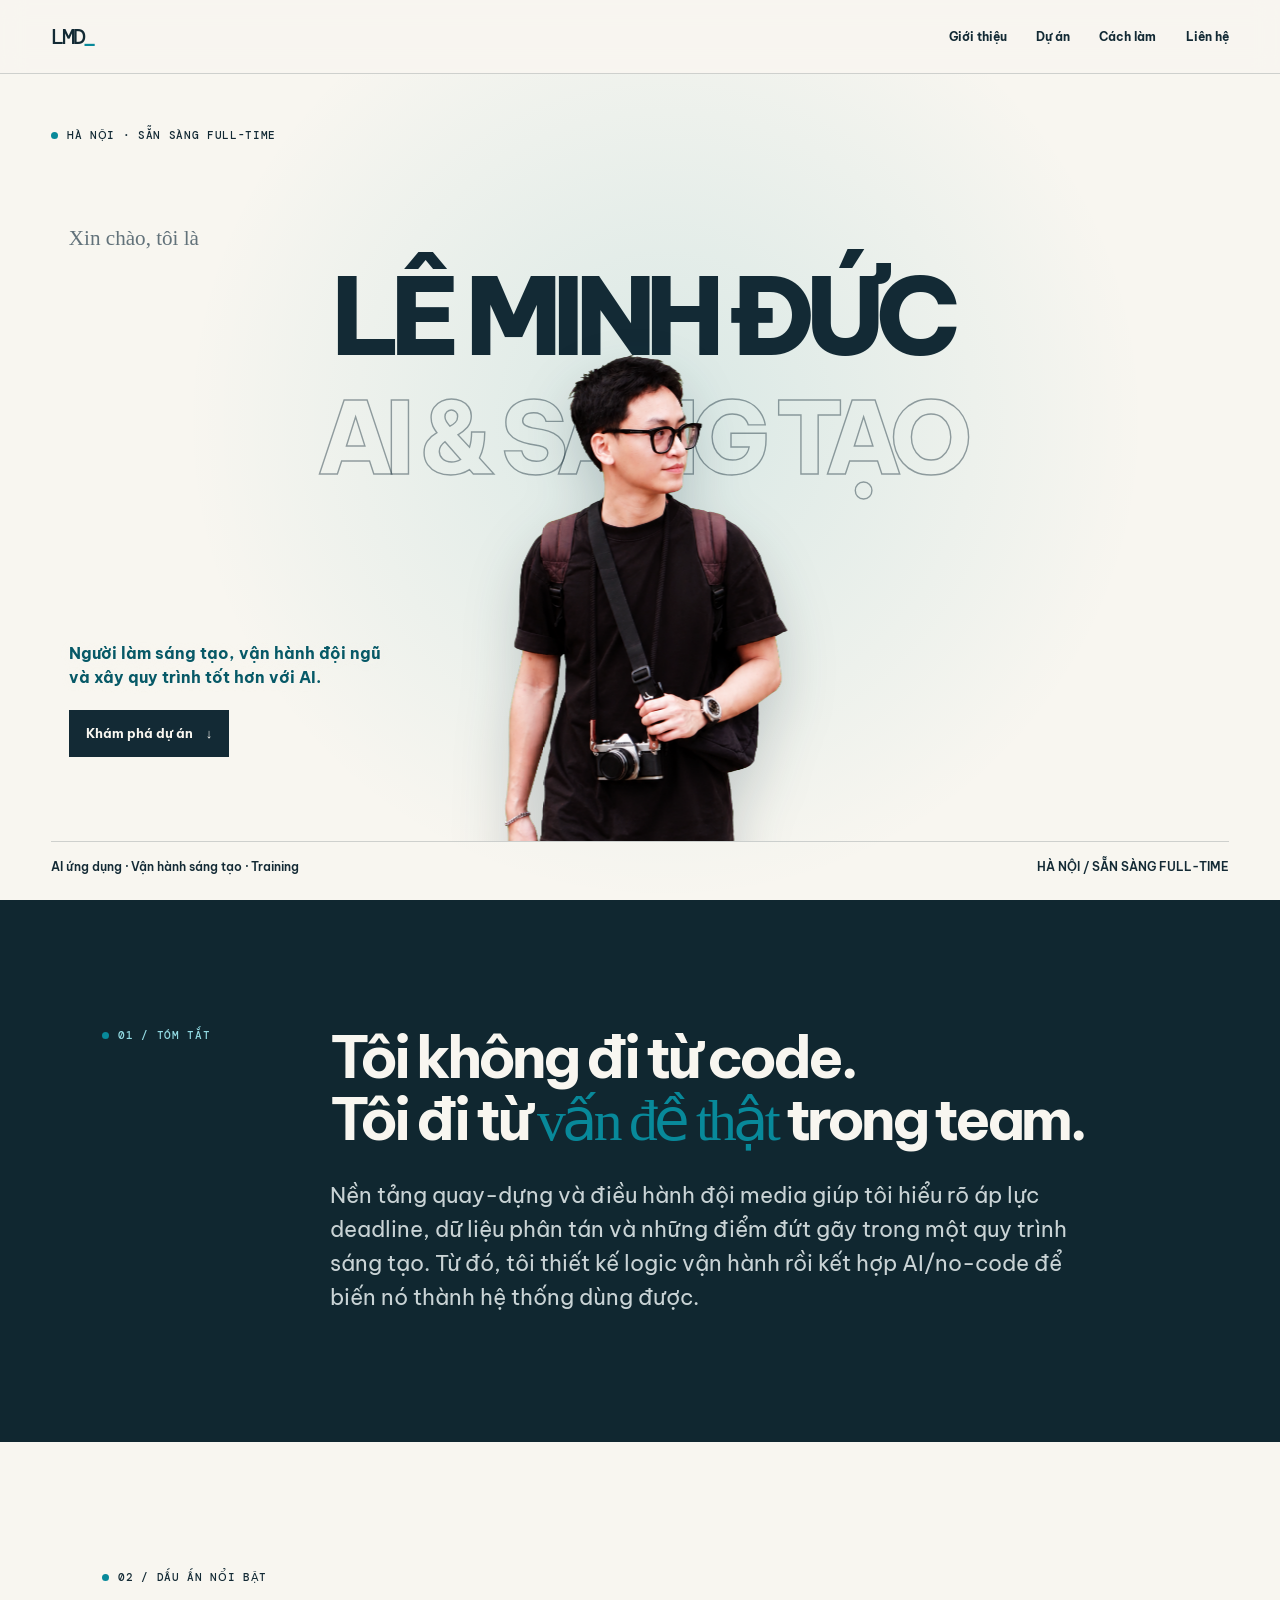
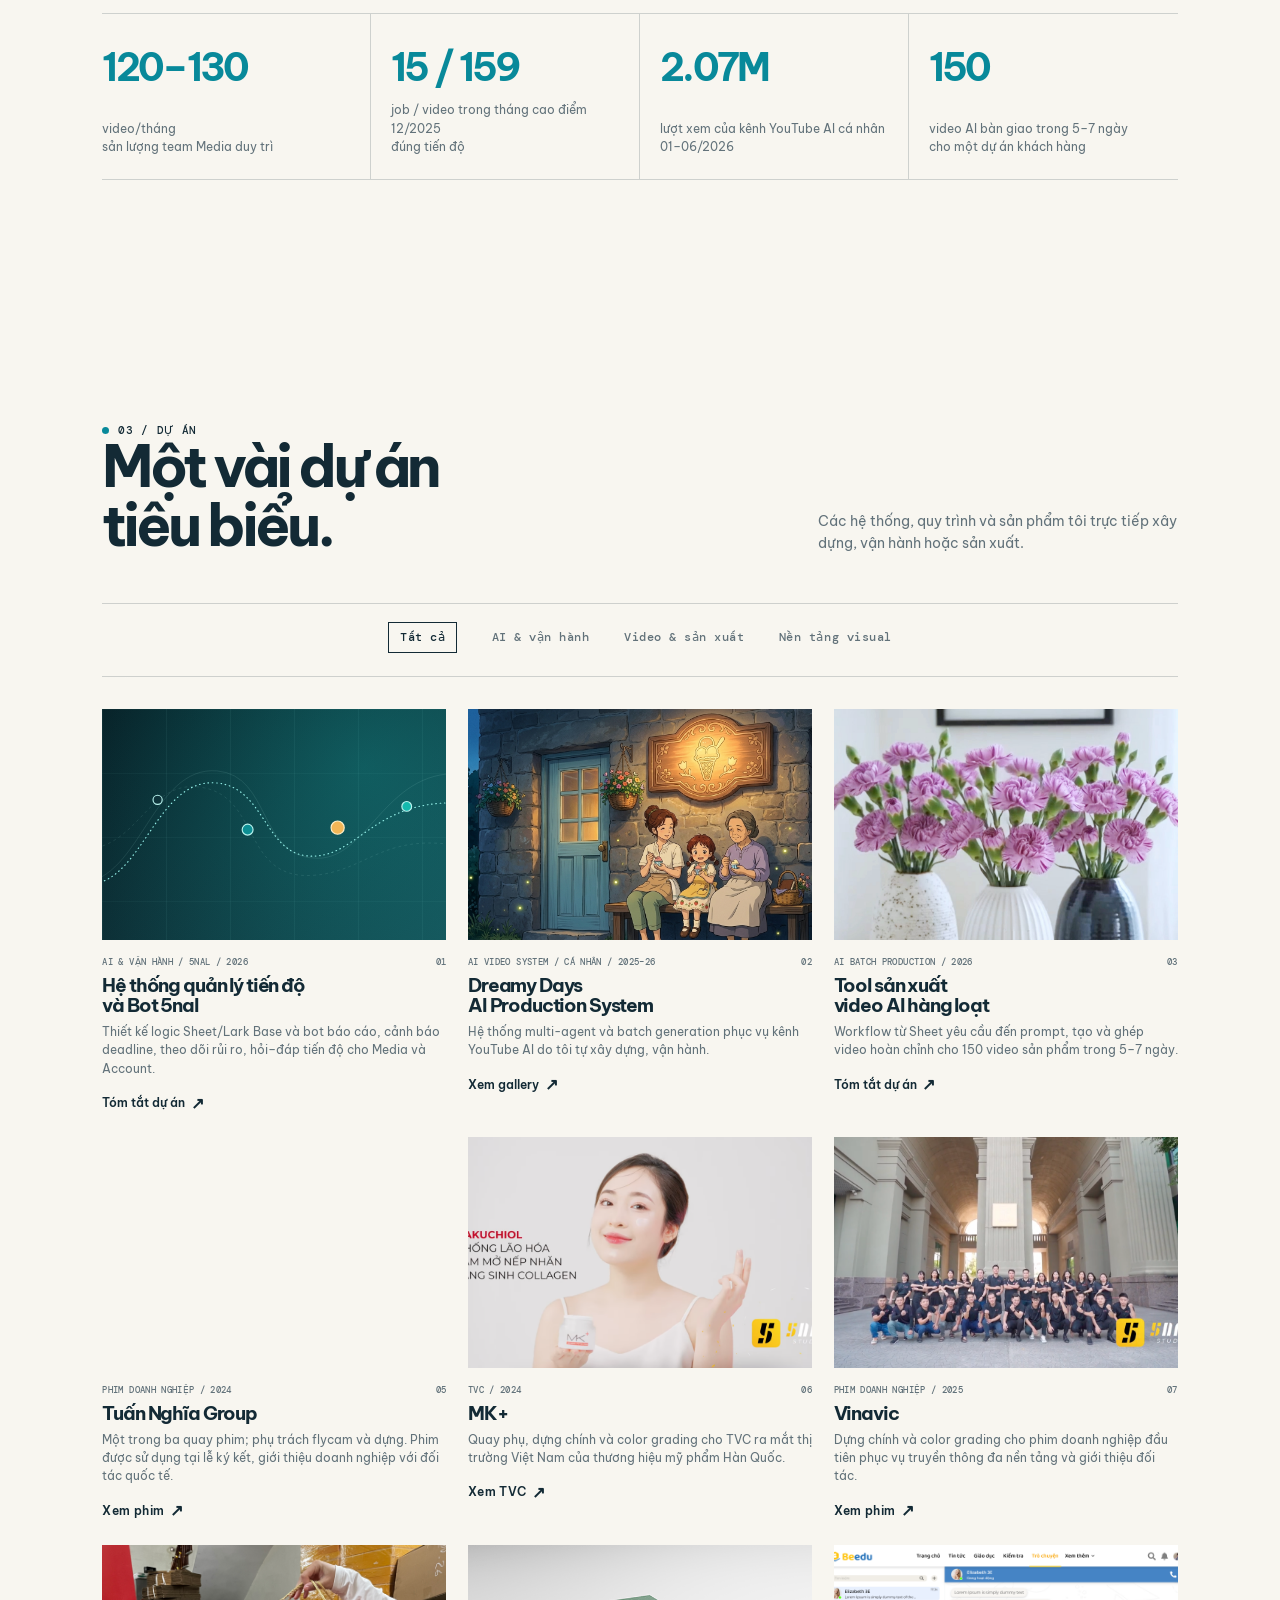
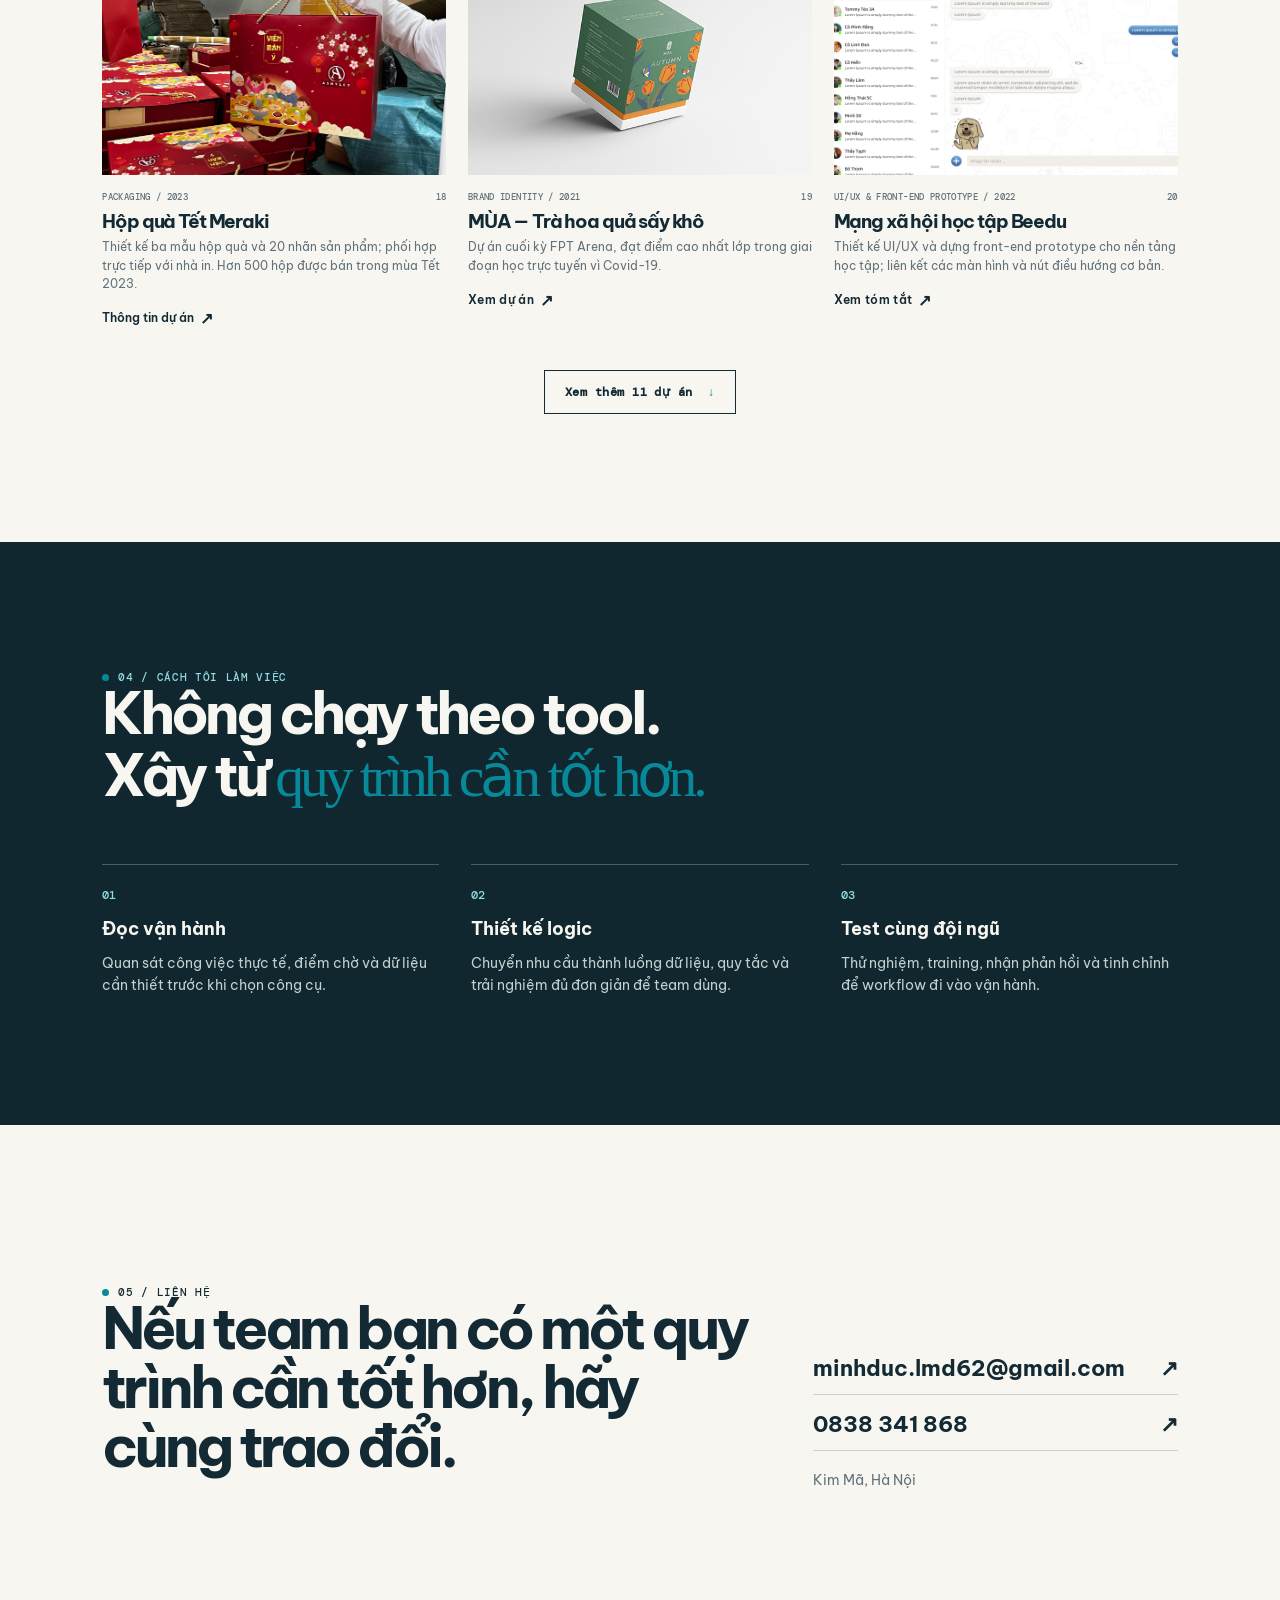
<file: index.html>
<!doctype html>
<html lang="vi">
<head>
  <meta charset="utf-8">
  <meta name="viewport" content="width=device-width, initial-scale=1">
  <meta name="description" content="Lê Minh Đức — thiết kế workflow AI và vận hành sản xuất sáng tạo.">
  <meta property="og:title" content="Lê Minh Đức — AI ứng dụng & vận hành sáng tạo">
  <meta property="og:description" content="Tôi giúp team sáng tạo vận hành tốt hơn với AI.">
  <meta property="og:image" content="https://lowkeemindie-del.github.io/og.png">
  <title>Lê Minh Đức — AI ứng dụng & vận hành sáng tạo</title>
  <link rel="preconnect" href="https://fonts.googleapis.com">
  <link rel="preconnect" href="https://fonts.gstatic.com" crossorigin>
  <link href="https://fonts.googleapis.com/css2?family=Be+Vietnam+Pro:wght@400;500;600;700;800&family=DM+Mono:wght@400;500&display=swap" rel="stylesheet">
  <link rel="stylesheet" href="styles.css">
  <link rel="stylesheet" href="overrides.css">
  <link rel="stylesheet" href="responsive-fixes.css">
  <style>
    /* Typography is a full-width visual layer; the portrait intentionally overlaps it. */
    .hero-cutout .hero-name,.hero-cutout .hero-outline{left:50%;width:100%;text-align:center;transform:translateX(-50%)}
    @media (max-width:620px){.hero-cutout .hero-name,.hero-cutout .hero-outline{left:0;width:95vw;text-align:left;transform:none}}
  </style>
</head>
<body>
  <header class="site-header">
    <a class="wordmark" href="#top" aria-label="Trang đầu">LMD<span>_</span></a>
    <button class="menu-toggle" type="button" aria-expanded="false" aria-controls="nav">Danh mục <span>+</span></button>
    <nav id="nav" aria-label="Điều hướng chính">
      <a href="#about">Giới thiệu</a><a href="#work">Dự án</a><a href="#approach">Cách làm</a><a href="#contact">Liên hệ</a>
    </nav>
  </header>

  <main id="top">
    <section class="hero hero-personal hero-cutout" aria-labelledby="hero-title">
      <p class="kicker">HÀ NỘI · SẴN SÀNG FULL-TIME</p>
      <div class="hero-cutout__canvas">
        <p class="hero-intro">Xin chào, tôi là</p>
        <h1 id="hero-title"><span class="hero-name">LÊ MINH ĐỨC</span><span class="hero-outline">AI &amp; SÁNG TẠO</span></h1>
        <div class="hero-cutout__person"><img class="hero-cutout__portrait" src="./le-minh-duc-hero-cutout.png" alt="Lê Minh Đức với máy ảnh"></div>
        <div class="hero-cutout__caption">
          <p>Người làm sáng tạo, vận hành đội ngũ<br>và xây quy trình tốt hơn với AI.</p>
          <a class="hero-button" href="#work">Khám phá dự án <span>↓</span></a>
        </div>
      </div>
      <div class="hero-footer"><span>AI ứng dụng · Vận hành sáng tạo · Training</span><span>HÀ NỘI / SẴN SÀNG FULL-TIME</span></div>
    </section>

    <section class="about section-dark" id="about">
      <p class="section-label">01 / TÓM TẮT</p>
      <div class="about-copy">
        <h2>Tôi không đi từ code.<br>Tôi đi từ <em>vấn đề thật</em> trong team.</h2>
        <p class="lead">Nền tảng quay-dựng và điều hành đội media giúp tôi hiểu rõ áp lực deadline, dữ liệu phân tán và những điểm đứt gãy trong một quy trình sáng tạo. Từ đó, tôi thiết kế logic vận hành rồi kết hợp AI/no-code để biến nó thành hệ thống dùng được.</p>
      </div>
    </section>

    <section class="proof wrap" aria-label="Dấu ấn nổi bật">
      <p class="section-label">02 / DẤU ẤN NỔI BẬT</p>
      <div class="proof-grid">
        <article><strong>120–130</strong><span>video/tháng<br>sản lượng team Media duy trì</span></article>
        <article><strong>15 / 159</strong><span>job / video trong tháng cao điểm 12/2025<br>đúng tiến độ</span></article>
        <article><strong>2.07M</strong><span>lượt xem của kênh YouTube AI cá nhân<br>01–06/2026</span></article>
        <article><strong>150</strong><span>video AI bàn giao trong 5–7 ngày<br>cho một dự án khách hàng</span></article>
      </div>
    </section>

    <section class="work wrap" id="work">
      <div class="section-heading">
        <div><p class="section-label">03 / DỰ ÁN</p><h2>Một vài dự án<br>tiêu biểu.</h2></div>
        <p>Các hệ thống, quy trình và sản phẩm tôi trực tiếp xây dựng, vận hành hoặc sản xuất.</p>
      </div>
      <div class="workboard">
      <aside class="workboard-nav"><p>NHÓM DỰ ÁN</p><div class="filter-bar" role="tablist" aria-label="Lọc dự án">
        <button class="filter active" type="button" data-filter="all" role="tab" aria-selected="true">Tất cả</button>
        <button class="filter" type="button" data-filter="ai" role="tab" aria-selected="false">AI & vận hành</button>
        <button class="filter" type="button" data-filter="video" role="tab" aria-selected="false">Video & sản xuất</button>
        <button class="filter" type="button" data-filter="visual" role="tab" aria-selected="false">Nền tảng visual</button>
      </div></aside>
      <div class="project-grid compact-grid">
        <article class="project-card project-ai featured" data-group="ai">
          <div class="card-image progress-cover" aria-label="Minh họa luồng vận hành và theo dõi tiến độ 5nal">
            <svg class="progress-network" viewBox="0 0 1200 660" fill="none" aria-hidden="true">
              <path class="network-ghost" d="M-70 535C135 520 178 126 401 144c191 16 143 307 352 305 185-2 238-330 527-293"/>
              <path class="network-ghost network-ghost--second" d="M-60 418c188-9 219-238 397-218 221 25 147 330 405 308 189-16 243-160 539-96"/>
              <path class="network-line" d="M-35 539C142 522 194 169 398 186c166 13 170 237 313 254 174 21 227-194 529-184"/>
              <circle class="network-node network-node--a" cx="194" cy="245" r="16"/>
              <circle class="network-node network-node--b" cx="508" cy="349" r="19"/>
              <circle class="network-node network-node--c" cx="822" cy="342" r="23"/>
              <circle class="network-node network-node--d" cx="1063" cy="268" r="17"/>
            </svg>
          </div>
          <div class="card-top"><span>AI & VẬN HÀNH / 5NAL / 2026</span><span>01</span></div>
          <h3>Hệ thống quản lý tiến độ<br>và Bot 5nal</h3>
          <p>Thiết kế logic Sheet/Lark Base và bot báo cáo, cảnh báo deadline, theo dõi rủi ro, hỏi–đáp tiến độ cho Media và Account.</p>
          <div class="card-bottom"><span>Quy trình · Bot · No-code</span><button class="card-action" data-dialog="progress-dialog">Tóm tắt dự án <b>↗</b></button></div>
        </article>

        <article class="project-card project-ai" data-group="ai">
          <div class="card-image dreamy-image"><img src="./SHOT_005.png" alt="Khung hình hoàn thiện từ Dreamy Days AI Production System"></div>
          <div class="card-top"><span>AI VIDEO SYSTEM / CÁ NHÂN / 2025–26</span><span>02</span></div>
          <h3>Dreamy Days<br>AI Production System</h3>
          <p>Hệ thống multi-agent và batch generation phục vụ kênh YouTube AI do tôi tự xây dựng, vận hành.</p>
          <div class="card-bottom"><span>Multi-agent · Google Flow</span><button class="card-action" data-dialog="dreamy-dialog">Xem gallery <b>↗</b></button></div>
        </article>

        <article class="project-card project-ai" data-group="ai">
          <div class="card-image flower-image"><img src="./flower-v90-finished.jpg" alt="Khung hình hoàn thiện từ video AI bình hoa được sản xuất hàng loạt"></div>
          <div class="card-top"><span>AI BATCH PRODUCTION / 2026</span><span>03</span></div>
          <h3>Tool sản xuất<br>video AI hàng loạt</h3>
          <p>Workflow từ Sheet yêu cầu đến prompt, tạo và ghép video hoàn chỉnh cho 150 video sản phẩm trong 5–7 ngày.</p>
          <div class="card-bottom"><span>Workflow · UI · Batch</span><button class="card-action" data-dialog="flower-dialog">Tóm tắt dự án <b>↗</b></button></div>
        </article>

        <article class="project-card project-ai" data-group="ai" data-extra="true">
          <div class="card-image"><img src="./assets/projects/cat-tien.png" alt="Khung hình video AI thử nghiệm cho Cát Tiên Uniform"></div>
          <div class="card-top"><span>AI VIDEO TEST / KHÁCH HÀNG</span><span>04</span></div>
          <h3>Cát Tiên Uniform</h3><p>Thử nghiệm workflow sản xuất video AI hàng loạt cho nhiều mẫu đồng phục: lên idea, tạo Bot prompt cùng Codex và vận hành batch bằng Flow Tool.</p>
          <div class="card-bottom"><span>AI video · Prompt bot · Batch</span><a class="card-action" target="_blank" rel="noreferrer" href="https://drive.google.com/file/d/1OwQ88Dvvl_Pgsaagv0S8AbM-RD3NOcrw/view?usp=drive_link">Xem video <b>↗</b></a></div>
        </article>

        <article class="project-card project-video" data-group="video">
          <div class="card-image tuan-image"><span>TUẤN<br>NGHĨA</span></div>
          <div class="card-top"><span>PHIM DOANH NGHIỆP / 2024</span><span>05</span></div>
          <h3>Tuấn Nghĩa Group</h3><p>Một trong ba quay phim; phụ trách flycam và dựng. Phim được sử dụng tại lễ ký kết, giới thiệu doanh nghiệp với đối tác quốc tế.</p>
          <div class="card-bottom"><span>Camera · Flycam · Editor</span><a class="card-action" target="_blank" rel="noreferrer" href="https://www.youtube.com/watch?v=LgL5DqCkuTU">Xem phim <b>↗</b></a></div>
        </article>

        <article class="project-card project-video" data-group="video">
          <div class="card-image mk-image"><img src="./assets/projects/mkplus.png" alt="Khung hình TVC MK+"></div>
          <div class="card-top"><span>TVC / 2024</span><span>06</span></div>
          <h3>MK+</h3><p>Quay phụ, dựng chính và color grading cho TVC ra mắt thị trường Việt Nam của thương hiệu mỹ phẩm Hàn Quốc.</p>
          <div class="card-bottom"><span>Editor · Colorist</span><a class="card-action" target="_blank" rel="noreferrer" href="https://www.youtube.com/watch?v=N2V3vQ7l2Ac">Xem TVC <b>↗</b></a></div>
        </article>

        <article class="project-card project-video" data-group="video">
          <div class="card-image vin-image"><img src="./assets/projects/vinavic.png" alt="Khung hình phim doanh nghiệp Vinavic"></div>
          <div class="card-top"><span>PHIM DOANH NGHIỆP / 2025</span><span>07</span></div>
          <h3>Vinavic</h3><p>Dựng chính và color grading cho phim doanh nghiệp đầu tiên phục vụ truyền thông đa nền tảng và giới thiệu đối tác.</p>
          <div class="card-bottom"><span>Editor · Colorist</span><a class="card-action" target="_blank" rel="noreferrer" href="https://www.youtube.com/watch?v=f3kV1oYjfU0">Xem phim <b>↗</b></a></div>
        </article>

        <article class="project-card project-video" data-group="video" data-extra="true">
          <div class="card-image"><img src="./assets/projects/bich-thu.jpg" alt="Khung hình chuỗi video ngắn Lốp Bích Thư"></div>
          <div class="card-top"><span>SHORT-FORM SERIES</span><span>08</span></div>
          <h3>Lốp Bích Thư</h3><p>Quay và dựng chuỗi video ngắn qua nhiều đợt, mỗi đợt 15 video.</p>
          <div class="card-bottom"><span>Camera · Editor</span><a class="card-action" target="_blank" rel="noreferrer" href="https://drive.google.com/file/d/1UHJdmJ4cBYZrWczwfp3HQEwu5UUZjjdC/view?usp=drive_link">Xem video <b>↗</b></a></div>
        </article>

        <article class="project-card project-video" data-group="video" data-extra="true">
          <div class="card-image"><img src="./assets/projects/talking-head.jpg" alt="Khung hình video Talking Head freelance"></div>
          <div class="card-top"><span>FREELANCE / TALKING HEAD</span><span>09</span></div>
          <h3>Freelance Talking Head</h3><p>Dựng và color grading series video hỏi–đáp; tối ưu nhịp dựng và sắc độ hình ảnh.</p>
          <div class="card-bottom"><span>Editor · Colorist</span><a class="card-action" target="_blank" rel="noreferrer" href="https://drive.google.com/drive/folders/1jj3ZXR1HDszE3N__VUyu2thkN5YZ_M5i?usp=sharing">Xem video <b>↗</b></a></div>
        </article>

        <article class="project-card project-video" data-group="video" data-extra="true">
          <div class="card-image"><img src="./assets/projects/upland.jpg" alt="Khung hình chuỗi video ngắn Upland"></div>
          <div class="card-top"><span>SHORT-FORM SERIES</span><span>10</span></div>
          <h3>Upland</h3><p>Dựng chuỗi video ngắn qua nhiều đợt, mỗi đợt 15 video.</p>
          <div class="card-bottom"><span>Editor</span><a class="card-action" target="_blank" rel="noreferrer" href="https://drive.google.com/drive/folders/1ERaEpLp_XIY21b-mbOrlI5_HE5H_3Gj0">Xem video <b>↗</b></a></div>
        </article>

        <article class="project-card project-video" data-group="video" data-extra="true">
          <div class="card-image"><img class="thumbnail-crop-top" src="./assets/projects/aio-smart.jpg" alt="Khung hình chuỗi video ngắn AIO Smart"></div>
          <div class="card-top"><span>SHORT-FORM SERIES</span><span>11</span></div>
          <h3>AIO Smart</h3><p>Quay và dựng nhiều đợt video ngắn, mỗi đợt 6 video.</p>
          <div class="card-bottom"><span>Camera · Editor</span><a class="card-action" target="_blank" rel="noreferrer" href="https://drive.google.com/file/d/1k5KnmL8_CNgYj-w6ggaqIaCUg7YDsE1c/view?usp=drive_link">Xem video <b>↗</b></a></div>
        </article>

        <article class="project-card project-video" data-group="video" data-extra="true">
          <div class="card-image"><img class="thumbnail-crop-top" src="./assets/projects/bao-nam.jpg" alt="Khung hình chuỗi video Xe điện Bảo Nam"></div>
          <div class="card-top"><span>SHORT-FORM SERIES</span><span>12</span></div>
          <h3>Xe điện Bảo Nam</h3><p>Quay và dựng chuỗi video ngắn qua nhiều đợt, mỗi đợt 12 video.</p>
          <div class="card-bottom"><span>Camera · Editor</span><a class="card-action" target="_blank" rel="noreferrer" href="https://drive.google.com/drive/folders/1UOl60Ba5fQ6OLcKWebQlVyf8l9_iwdHr?usp=drive_link">Xem video <b>↗</b></a></div>
        </article>

        <article class="project-card project-video" data-group="video" data-extra="true">
          <div class="card-image"><img class="thumbnail-crop-top" src="./assets/projects/wbb.jpg" alt="Khung hình series video Xe đạp WBB"></div>
          <div class="card-top"><span>SHORT-FORM SERIES</span><span>13</span></div>
          <h3>Xe đạp WBB</h3><p>Quay và dựng series 20 video ngắn.</p>
          <div class="card-bottom"><span>Camera · Editor</span><a class="card-action" target="_blank" rel="noreferrer" href="https://drive.google.com/drive/folders/1OE0sEx_RwH970vKcHqVGypuRqFqp05Cq">Xem video <b>↗</b></a></div>
        </article>

        <article class="project-card project-video" data-group="video" data-extra="true">
          <div class="card-image"><img src="./assets/projects/luis-car.png" alt="Khung hình video quảng cáo Luis Car"></div>
          <div class="card-top"><span>VIDEO QUẢNG CÁO</span><span>14</span></div>
          <h3>Luis Car</h3><p>Quay và dựng video quảng cáo.</p>
          <div class="card-bottom"><span>Camera · Editor</span><a class="card-action" target="_blank" rel="noreferrer" href="https://drive.google.com/drive/folders/1Btte_DKMF2J130ojmmhvkxZMsquefaUD">Xem video <b>↗</b></a></div>
        </article>

        <article class="project-card project-video" data-group="video" data-extra="true">
          <div class="card-image"><img src="./assets/projects/muong-coc.png" alt="Cảnh hồ núi trong phim quảng bá du lịch cộng đồng Mường Cốc"></div>
          <div class="card-top"><span>PHIM QUẢNG BÁ DU LỊCH</span><span>15</span></div>
          <h3>Mường Cốc</h3><p>Quay và dựng phim quảng bá du lịch cộng đồng Mường Cốc.</p>
          <div class="card-bottom"><span>Camera · Editor</span><a class="card-action" target="_blank" rel="noreferrer" href="https://drive.google.com/file/d/181WCB9I9Y0lB-Bujkhnx0Tfy1RUvh9gf/view?usp=drive_link">Xem phim <b>↗</b></a></div>
        </article>

        <article class="project-card project-video" data-group="video" data-extra="true">
          <div class="card-image"><img src="./assets/projects/dinosaur-billiard.png" alt="Khung hình video quảng cáo Dinosaur Billiard"></div>
          <div class="card-top"><span>VIDEO QUẢNG CÁO</span><span>16</span></div>
          <h3>Dinosaur Billiard</h3><p>Dựng video quảng cáo cho Dinosaur Billiard.</p>
          <div class="card-bottom"><span>Editor</span><a class="card-action" target="_blank" rel="noreferrer" href="https://drive.google.com/file/d/1J08NyLfl6XzFj0O7Lbzkb2KL8jc3bE2P/view?usp=drive_link">Xem video <b>↗</b></a></div>
        </article>

        <article class="project-card project-video" data-group="video" data-extra="true">
          <div class="card-image"><img src="./assets/projects/hanoi-pickleball.png" alt="Giải đấu Hanoi Artist Pickleball Club"></div>
          <div class="card-top"><span>THỂ THAO / EVENT HIGHLIGHT</span><span>17</span></div>
          <h3>Hanoi Artist Pickleball Club</h3><p>Quay và dựng video highlight cho giải đấu nghệ sĩ tổ chức định kỳ.</p>
          <div class="card-bottom"><span>Camera · Editor</span><a class="card-action" target="_blank" rel="noreferrer" href="https://drive.google.com/file/d/1bfTkLk6yIRWNwO8cTOjXHiut5ZzsgSG8/view?usp=drive_link">Xem video <b>↗</b></a></div>
        </article>

        <article class="project-card project-visual" data-group="visual">
          <div class="card-image meraki-image"><img src="./IMG_8138.JPG" alt="Hộp quà Tết Meraki đã sản xuất"><span>MERAKI</span></div>
          <div class="card-top"><span>PACKAGING / 2023</span><span>18</span></div>
          <h3>Hộp quà Tết Meraki</h3><p>Thiết kế ba mẫu hộp quà và 20 nhãn sản phẩm; phối hợp trực tiếp với nhà in. Hơn 500 hộp được bán trong mùa Tết 2023.</p>
          <div class="card-bottom"><span>Packaging · Print production</span><button class="card-action" data-dialog="meraki-dialog">Thông tin dự án <b>↗</b></button></div>
        </article>

        <article class="project-card project-visual" data-group="visual">
          <div class="card-image mua-image"><img src="./mua-packaging.png" alt="Mockup bao bì trà hoa quả sấy khô MÙA"></div>
          <div class="card-top"><span>BRAND IDENTITY / 2021</span><span>19</span></div>
          <h3>MÙA — Trà hoa quả sấy khô</h3><p>Dự án cuối kỳ FPT Arena, đạt điểm cao nhất lớp trong giai đoạn học trực tuyến vì Covid-19.</p>
          <div class="card-bottom"><span>Brand identity · Packaging</span><a class="card-action" target="_blank" rel="noreferrer" href="https://www.behance.net/gallery/129820671/MUA-Tra-hoa-qu-sy-kho-Da-Lt">Xem dự án <b>↗</b></a></div>
        </article>

        <article class="project-card project-visual" data-group="visual">
          <div class="card-image"><img src="./assets/projects/beedu-chat.png" alt="Giao diện trò chuyện của prototype mạng xã hội học tập Beedu"></div>
          <div class="card-top"><span>UI/UX &amp; FRONT-END PROTOTYPE / 2022</span><span>20</span></div>
          <h3>Mạng xã hội học tập Beedu</h3><p>Thiết kế UI/UX và dựng front-end prototype cho nền tảng học tập; liên kết các màn hình và nút điều hướng cơ bản.</p>
          <div class="card-bottom"><span>UI/UX · Front-end prototype</span><a class="card-action" target="_blank" rel="noreferrer" href="https://docs.google.com/presentation/d/1c6pTNaJsxW4dkJNHHNlL5DQEBDhhMypf/edit?usp=sharing">Xem tóm tắt <b>↗</b></a></div>
        </article>
      </div>
      <div class="more-projects" id="more-projects" hidden>
        <button type="button" id="more-projects-button">Xem thêm dự án <span>↓</span></button>
      </div></div>
    </section>

    <section class="approach section-dark" id="approach">
      <p class="section-label">04 / CÁCH TÔI LÀM VIỆC</p>
      <h2>Không chạy theo tool.<br>Xây từ <em>quy trình cần tốt hơn.</em></h2>
      <div class="approach-grid">
        <article><span>01</span><h3>Đọc vận hành</h3><p>Quan sát công việc thực tế, điểm chờ và dữ liệu cần thiết trước khi chọn công cụ.</p></article>
        <article><span>02</span><h3>Thiết kế logic</h3><p>Chuyển nhu cầu thành luồng dữ liệu, quy tắc và trải nghiệm đủ đơn giản để team dùng.</p></article>
        <article><span>03</span><h3>Test cùng đội ngũ</h3><p>Thử nghiệm, training, nhận phản hồi và tinh chỉnh để workflow đi vào vận hành.</p></article>
      </div>
    </section>

    <section class="contact wrap" id="contact">
      <div><p class="section-label">05 / LIÊN HỆ</p><h2>Nếu team bạn có một quy trình cần tốt hơn, hãy cùng trao đổi.</h2></div>
      <div class="contact-list"><a href="mailto:minhduc.lmd62@gmail.com">minhduc.lmd62@gmail.com <span>↗</span></a><a href="tel:+84838341868">0838 341 868 <span>↗</span></a><p>Kim Mã, Hà Nội</p></div>
    </section>
  </main>

  <dialog id="progress-dialog"><button class="close-dialog" aria-label="Đóng">×</button><p class="section-label">5NAL PROGRESS SYSTEM</p><h3>Từ Sheet phức tạp thành thông tin dùng được.</h3><p>Hệ thống được xây để cả team Media và Account nắm tiến độ dự án mà không phải rà từng dòng dữ liệu. Sau một tháng test/tinh chỉnh, hệ thống được dùng đều đến 08/2026.</p><ul><li>Báo cáo tiến độ tự động lúc 18h mỗi ngày.</li><li>Cảnh báo khi thay đổi deadline, phát hiện sớm vấn đề phát sinh trong hậu kỳ.</li><li>Hỏi–đáp nhanh về trạng thái job, số video còn lại và rủi ro cần xử lý.</li></ul><details><summary>Xem bằng chứng giao diện bot</summary><img class="evidence-image" src="./exec-c4b3c5c3-6d35-4aef-8eec-f482150683a6.png" alt="Thông báo thực tế từ bot tiến độ 5nal"></details></dialog>
  <dialog id="dreamy-dialog" class="gallery-dialog"><button class="close-dialog" aria-label="Đóng">×</button><p class="section-label">DREAMY DAYS / AI PRODUCTION SYSTEM</p><h3>Output đẹp là mặt trước.<br>Hệ thống là phần phía sau.</h3><p>Tôi tự xây dựng và vận hành hệ thống AI video cho Dreamy Days Journal: multi-agent tạo prompt/package, character sheet khóa visual và Google Flow chạy batch video theo shot.</p><div class="project-gallery" id="dreamy-gallery" aria-label="Gallery Dreamy Days"><figure class="gallery-slide is-active"><img src="./1.png" alt="Cảnh gia đình trong Dreamy Days"><figcaption>Final scene / visual output</figcaption></figure><figure class="gallery-slide"><img src="./4.png" alt="Cảnh bữa ăn trong Dreamy Days"><figcaption>Final scene / visual output</figcaption></figure><figure class="gallery-slide"><img src="./5.png" alt="Cảnh mùa đông trong Dreamy Days"><figcaption>Final scene / visual output</figcaption></figure><figure class="gallery-slide"><img src="./5-1.png" alt="Cảnh gia đình trong Dreamy Days"><figcaption>Final scene / visual output</figcaption></figure><figure class="gallery-slide"><img src="./SHOT_005.png" alt="Cảnh cửa hàng kem trong Dreamy Days"><figcaption>Final scene / visual output</figcaption></figure><figure class="gallery-slide"><img src="./image_1_nami_reference_sheet.png" alt="Character sheet Nami"><figcaption>Character sheet / khóa nhất quán nhân vật</figcaption></figure><figure class="gallery-slide"><img src="./image_2_chi_reference_sheet.png" alt="Character sheet Chi"><figcaption>Character sheet / khóa nhất quán nhân vật</figcaption></figure></div><div class="gallery-controls"><button type="button" data-carousel="dreamy-gallery" data-step="-1" aria-label="Ảnh trước">←</button><span data-gallery-count>1 / 7</span><button type="button" data-carousel="dreamy-gallery" data-step="1" aria-label="Ảnh tiếp">→</button></div><a class="gallery-channel" target="_blank" rel="noreferrer" href="https://www.youtube.com/@Dreamydaysjournal">Xem kênh Dreamy Days Journal ↗</a></dialog>
  <dialog id="flower-dialog" class="gallery-dialog"><button class="close-dialog" aria-label="Đóng">×</button><p class="section-label">AI BATCH PRODUCTION</p><h3>150 video sản phẩm, bàn giao trong 5–7 ngày.</h3><p>Từ đề bài nhiều mẫu bình, màu sắc, loài hoa và bối cảnh, tôi thiết kế workflow để bot tạo prompt theo Sheet; Google Flow Tool tạo/ghép video hàng loạt. Khách hàng đã đăng video lên fanpage, mỗi video đạt khoảng 5K–7K lượt xem.</p><div class="project-gallery" id="flower-gallery" aria-label="Gallery video AI bình hoa"><figure class="gallery-slide is-active"><img src="./flower-v90-process.jpg" alt="Cảnh cắm hoa trong video AI bình hoa"><figcaption>Process / cảnh cắm hoa</figcaption></figure><figure class="gallery-slide"><img src="./flower-v90-finished.jpg" alt="Ba bình hoa hoàn thiện trong video AI"><figcaption>Final scene / bình hoa hoàn thiện</figcaption></figure><figure class="gallery-slide"><img src="./flower-v90-styled.jpg" alt="Ba bình hoa bài trí trong bối cảnh nhà ở"><figcaption>Final scene / bối cảnh decor</figcaption></figure></div><div class="gallery-controls"><button type="button" data-carousel="flower-gallery" data-step="-1" aria-label="Ảnh trước">←</button><span data-gallery-count>1 / 3</span><button type="button" data-carousel="flower-gallery" data-step="1" aria-label="Ảnh tiếp">→</button></div><details><summary>Xem giao diện tool batch</summary><img class="evidence-image" src="./flower-tool-ui.png" alt="Giao diện tool tạo video AI bình hoa hàng loạt"></details></dialog>
  <dialog id="meraki-dialog"><button class="close-dialog" aria-label="Đóng">×</button><p class="section-label">MERAKI / TẾT 2023</p><h3>Packaging đi đến sản phẩm thực tế.</h3><p>Phụ trách thiết kế ba mẫu hộp quà Tết, 20 nhãn sản phẩm và làm việc trực tiếp với nhà in. Đây là chiến dịch tổng lực của công ty; hơn 500 hộp quà đã được bán ra.</p></dialog>
  <script src="script.js"></script>
</body>
</html>
</file>
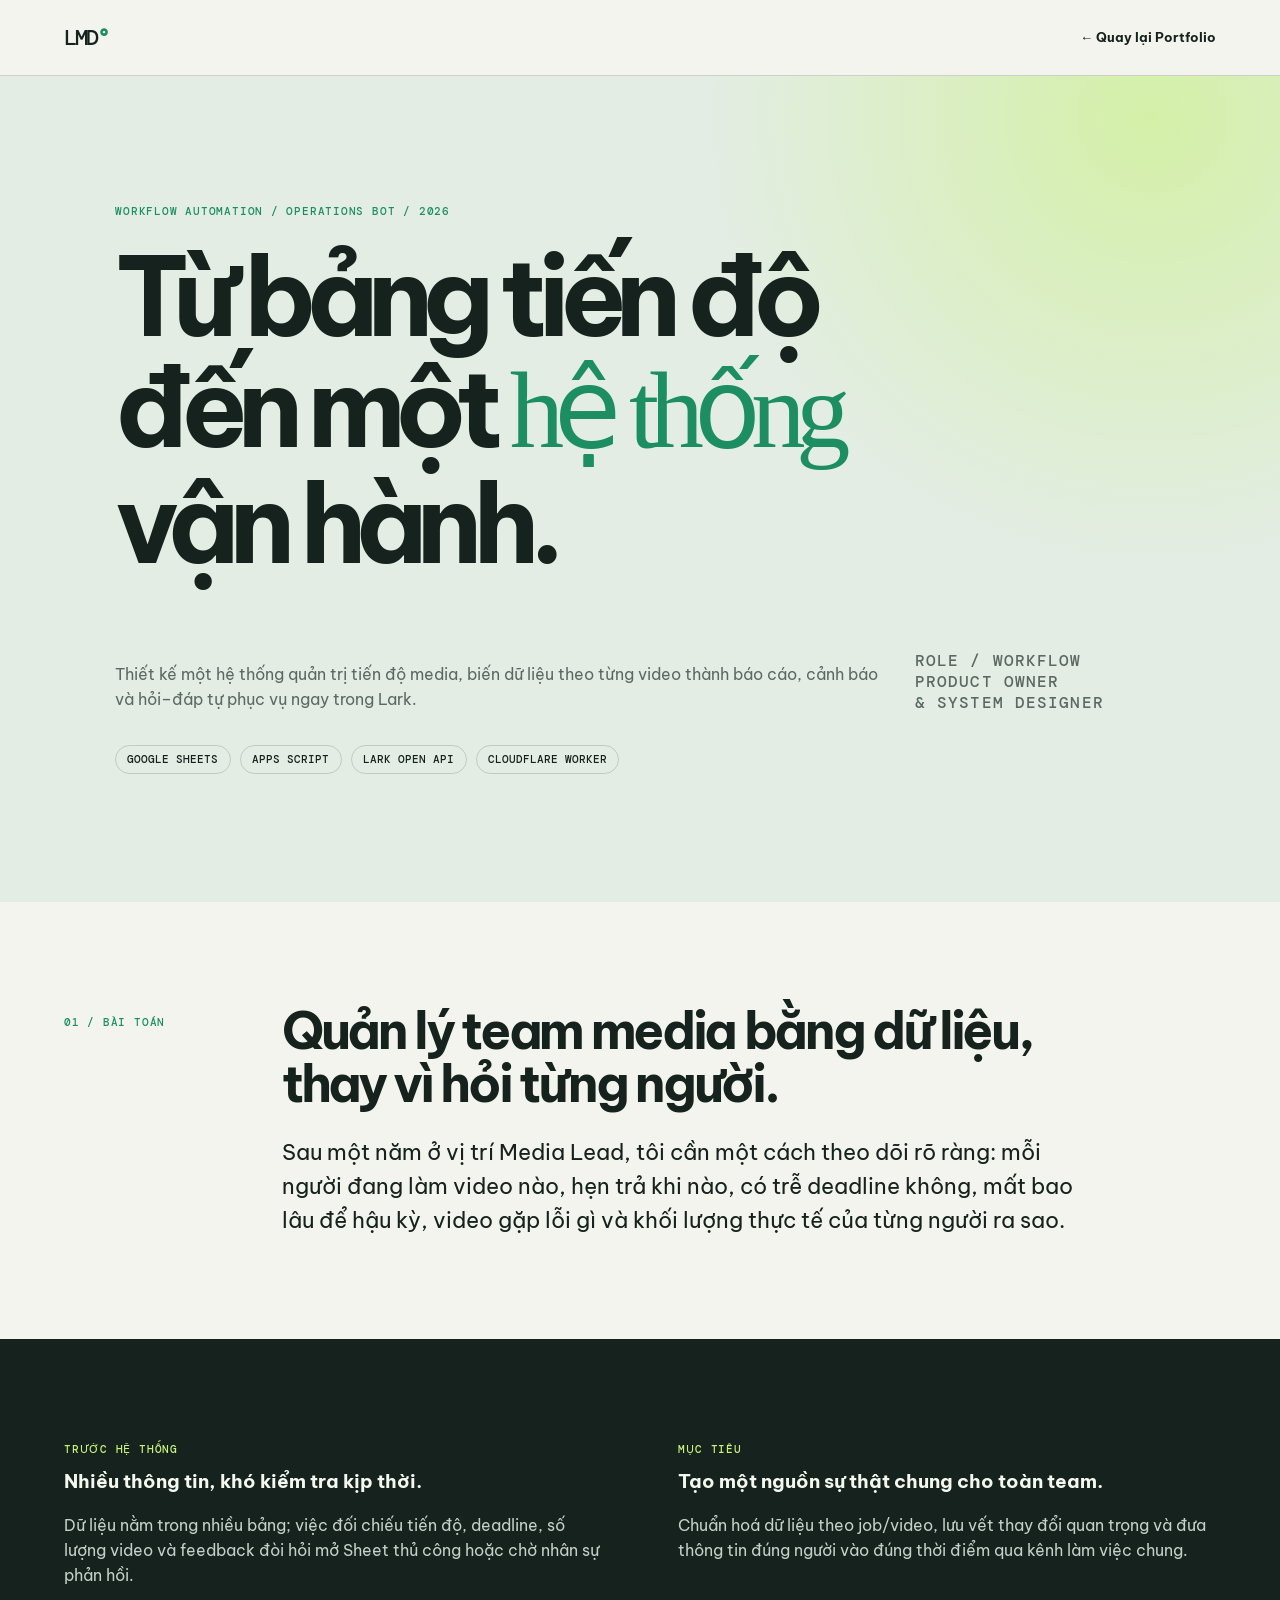
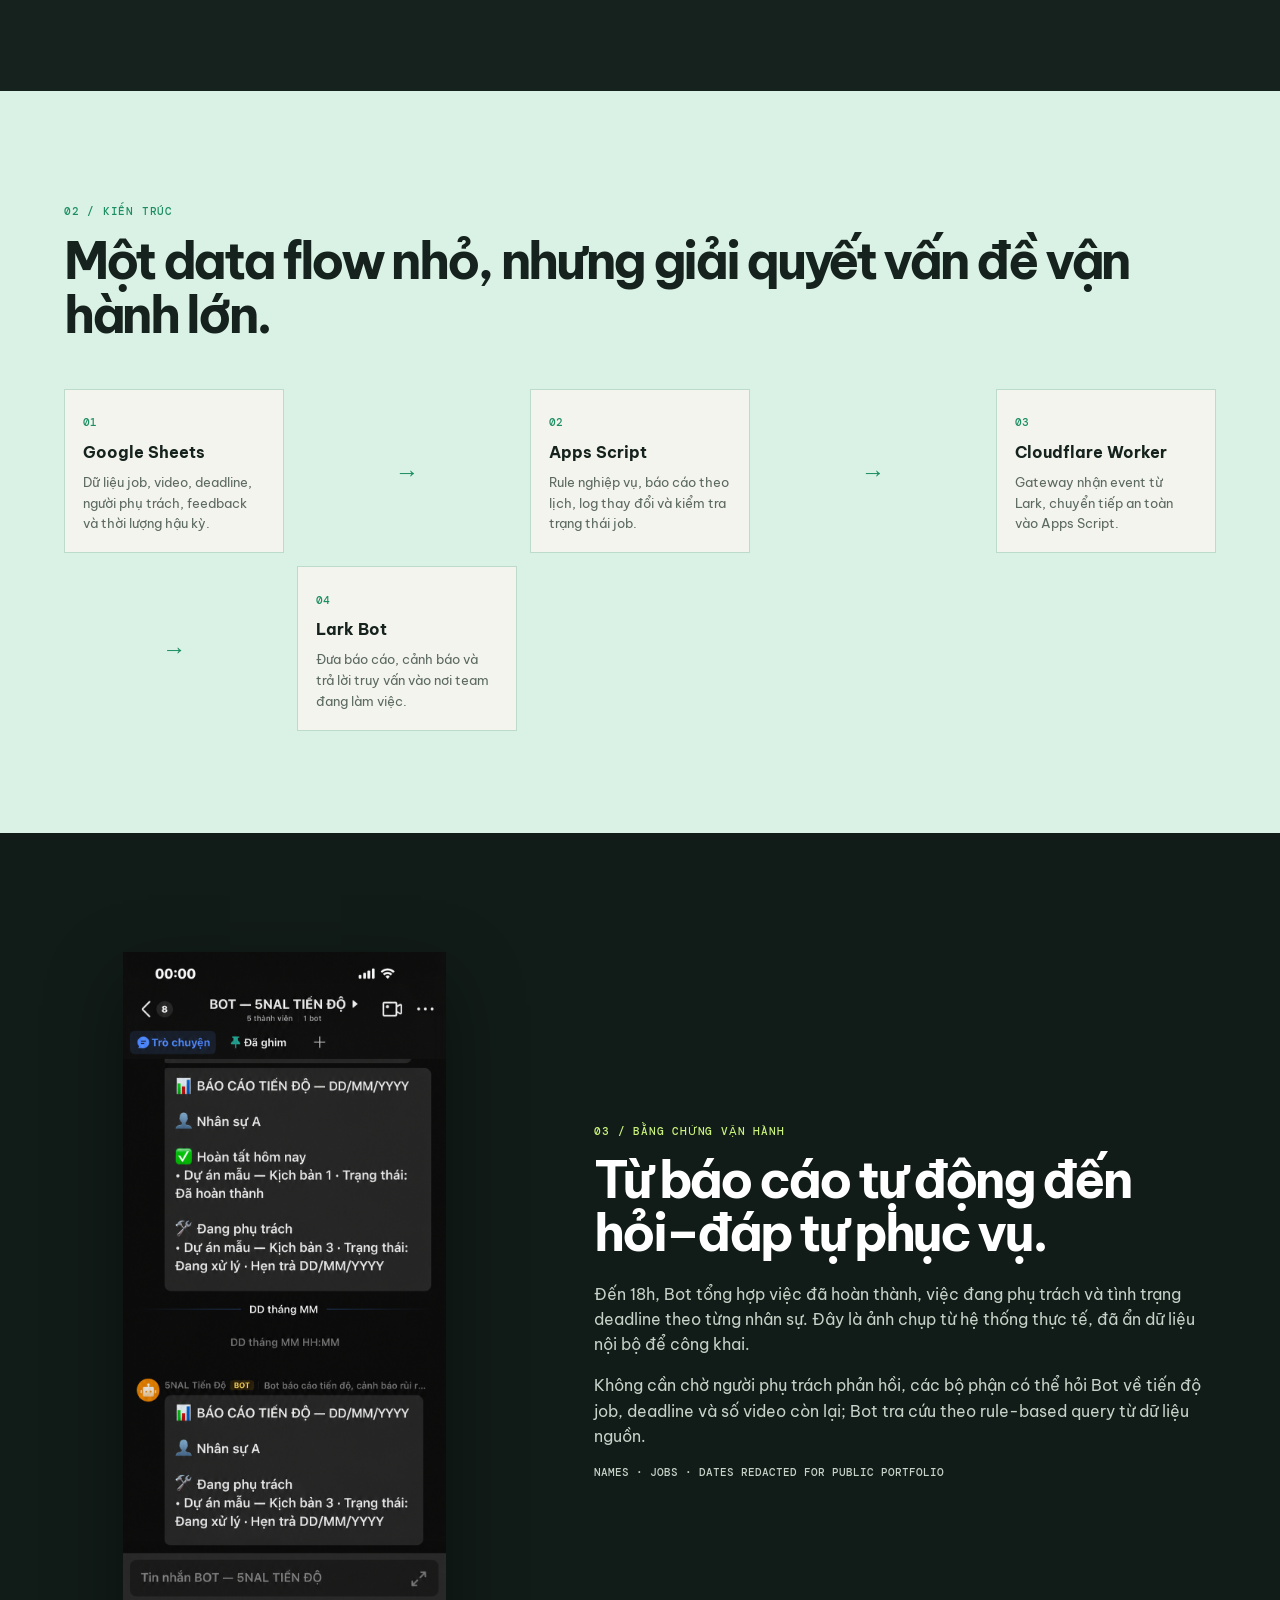
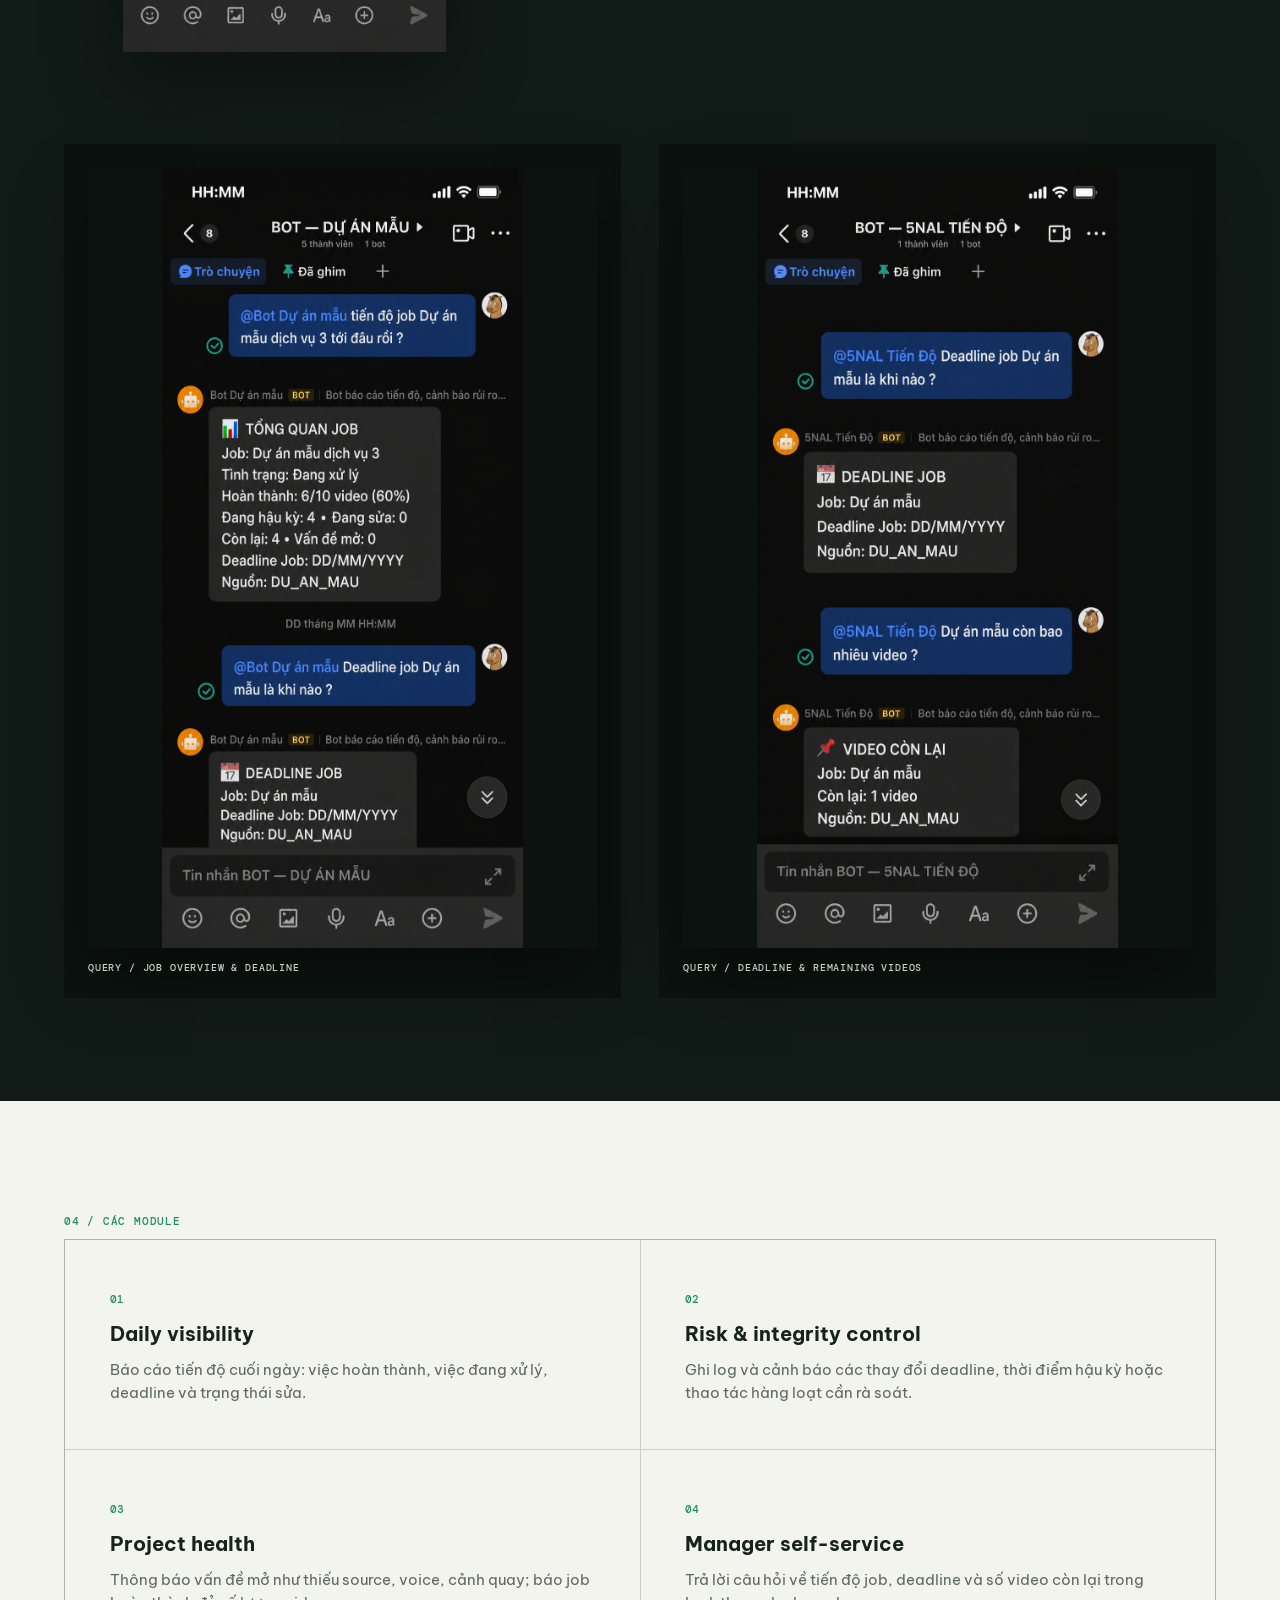
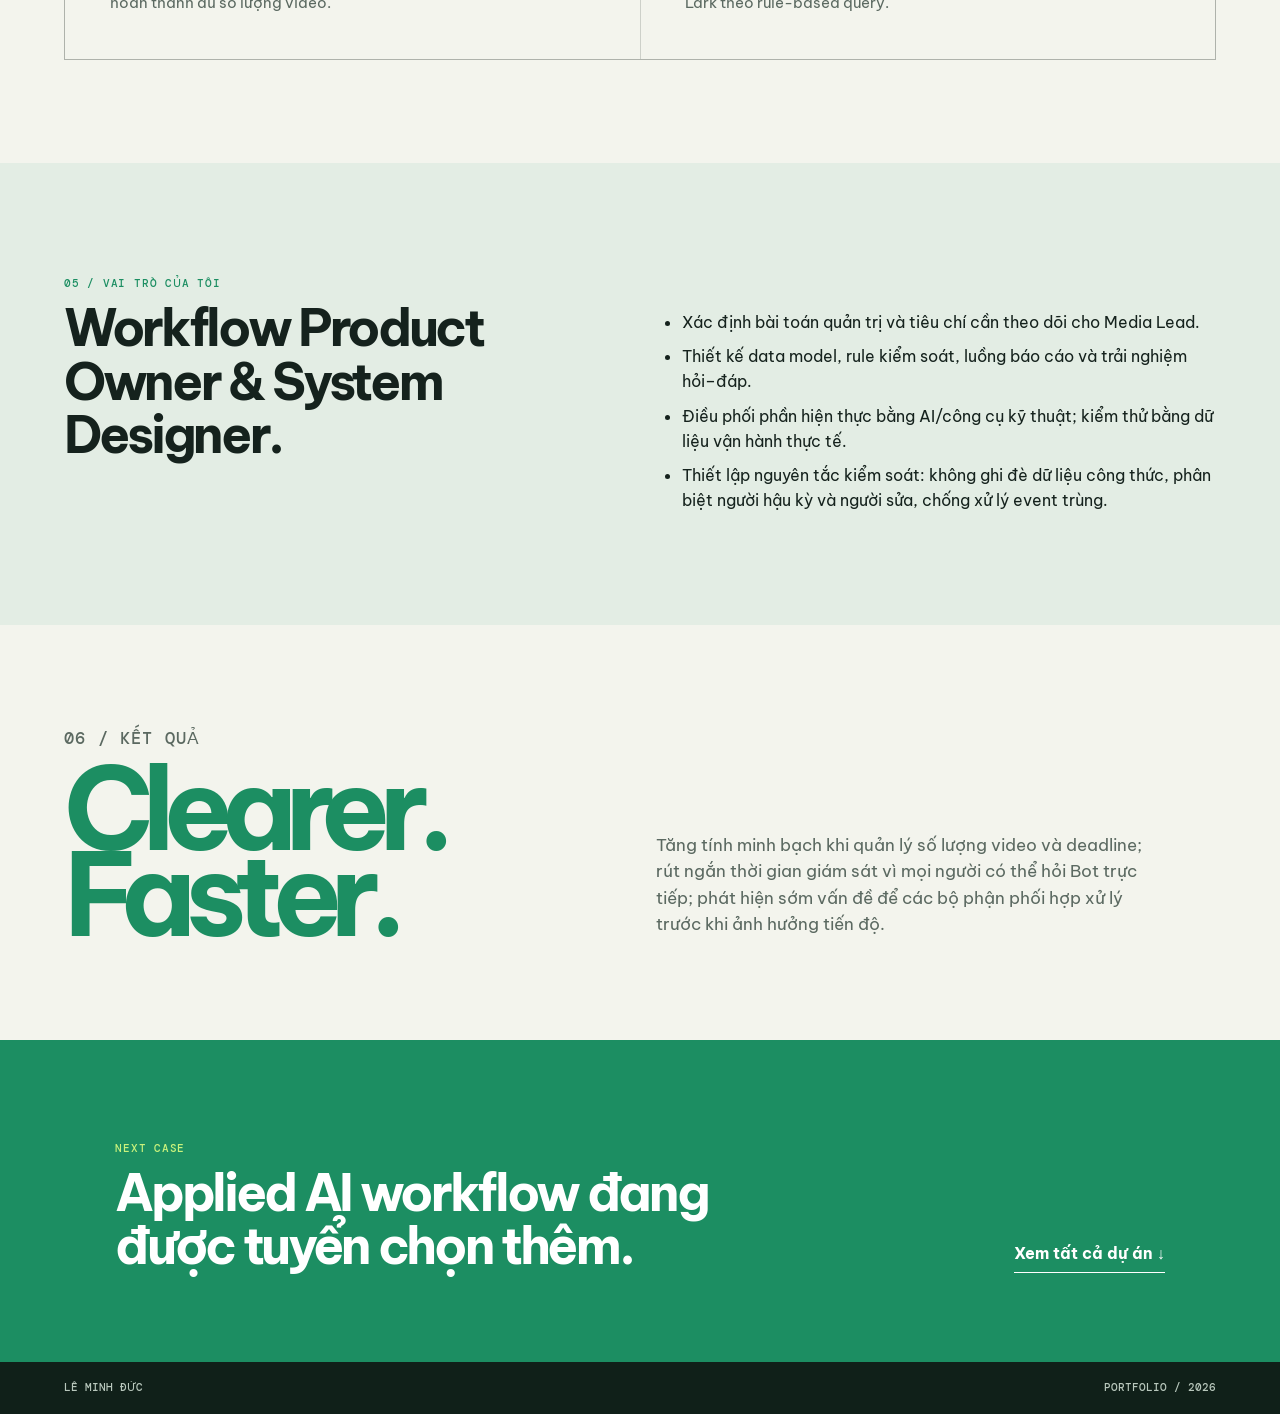
<file: 5nal-progress-system.html>
<!doctype html>
<html lang="vi"><head><meta charset="utf-8"><meta name="viewport" content="width=device-width,initial-scale=1"><meta name="description" content="5nal Media Progress Automation System — case study của Lê Minh Đức."><title>5nal Progress System — Lê Minh Đức</title><link rel="preconnect" href="https://fonts.googleapis.com"><link rel="preconnect" href="https://fonts.gstatic.com" crossorigin><link href="https://fonts.googleapis.com/css2?family=Be+Vietnam+Pro:wght@400;500;600;700;800&family=DM+Mono:wght@400;500&display=swap" rel="stylesheet"><style>
:root{--ink:#15221d;--green:#1c8e62;--lime:#c9f27c;--paper:#f3f4ed;--pale:#e3ede4;--muted:#5b6961;--line:rgba(21,34,29,.17);--mono:"DM Mono",monospace;--sans:"Be Vietnam Pro",Arial,sans-serif}*{box-sizing:border-box}body{margin:0;background:var(--paper);color:var(--ink);font:16px/1.58 var(--sans)}a{color:inherit}.top{height:76px;padding:0 clamp(1.25rem,5vw,5rem);display:flex;align-items:center;justify-content:space-between;border-bottom:1px solid var(--line)}.logo{font:500 1.4rem var(--mono);text-decoration:none;letter-spacing:-.09em}.logo b,.eyebrow,.index{color:var(--green)}.back{font-size:.82rem;font-weight:700;text-decoration:none}.hero{padding:clamp(4rem,10vw,9rem) clamp(1.25rem,9vw,10rem);background:radial-gradient(circle at 90% 5%,rgba(201,242,124,.58),transparent 28rem),var(--pale)}.eyebrow,.index,.mono{font:500 .7rem var(--mono);letter-spacing:.07em;text-transform:uppercase}.eyebrow{margin:0 0 1.8rem}.hero h1{max-width:1060px;margin:0;font-size:clamp(3.25rem,8.5vw,8.3rem);line-height:.91;letter-spacing:-.09em}.hero h1 em{font:400 1em Georgia,serif;color:var(--green)}.hero-grid{display:grid;grid-template-columns:minmax(0,1fr) 250px;gap:2rem;align-items:end;margin-top:clamp(2.5rem,6vw,5.5rem)}.hero-grid p{margin:0;color:var(--muted);font-size:1rem}.tags{display:flex;gap:.6rem;flex-wrap:wrap;margin-top:2rem}.tags span{border:1px solid var(--line);border-radius:99px;padding:.44rem .7rem;font:500 .66rem var(--mono)}.wrap{max-width:1340px;margin:auto;padding:clamp(3.5rem,8vw,7.5rem) clamp(1.25rem,5vw,5rem)}.intro{display:grid;grid-template-columns:170px minmax(0,800px);gap:3rem}.intro h2,.role h2,.result h2{font-size:clamp(2rem,4vw,4rem);line-height:1.04;letter-spacing:-.065em;margin:0 0 1.5rem}.intro p:last-child{font-size:clamp(1.08rem,1.7vw,1.35rem);margin:0}.problem{background:var(--ink);color:#f5f8ee;display:grid;grid-template-columns:1fr 1fr;gap:clamp(2rem,6vw,6rem)}.problem .index{color:var(--lime)}.problem h3{font-size:1.18rem;margin:.7rem 0 1rem}.problem p{margin:0;color:#c7d0c8}.architecture{background:#d9f2e5}.architecture h2{font-size:clamp(2rem,4vw,4rem);letter-spacing:-.065em;line-height:1.04;margin:1rem 0 3rem}.flow{display:grid;grid-template-columns:repeat(5,1fr);gap:.8rem;align-items:stretch}.node{min-height:155px;padding:1.15rem;background:var(--paper);border:1px solid rgba(28,142,98,.25)}.node span{font:500 .66rem var(--mono);color:var(--green)}.node h3{font-size:1.02rem;line-height:1.17;margin:.6rem 0}.node p{font-size:.82rem;color:var(--muted);margin:0}.arrow{align-self:center;text-align:center;color:var(--green);font:1.5rem var(--mono)}.evidence{background:#111b17;color:white}.evidence-grid{display:grid;grid-template-columns:minmax(0,.83fr) minmax(0,1.17fr);gap:clamp(2rem,7vw,7rem);align-items:center}.evidence img{display:block;max-width:100%;max-height:700px;margin:auto;box-shadow:0 28px 70px rgba(0,0,0,.35)}.qa-gallery{display:grid;grid-template-columns:repeat(2,minmax(0,1fr));gap:clamp(1rem,3vw,3rem);margin-top:clamp(3rem,6vw,6rem)}.qa-gallery figure{margin:0;background:#0b120f;padding:clamp(.8rem,2vw,1.5rem)}.qa-gallery img{display:block;width:100%;max-height:780px;object-fit:contain;margin:auto}.qa-gallery figcaption{margin-top:.8rem;color:#c6d1c8;font:500 .65rem var(--mono);letter-spacing:.08em}@media(max-width:750px){.qa-gallery{grid-template-columns:1fr}}.evidence h2{font-size:clamp(2rem,4vw,4rem);line-height:1.04;letter-spacing:-.065em;margin:.9rem 0 1.4rem}.evidence p{color:#c6d1c8}.notice{font:500 .68rem var(--mono);color:#a5d39f}.modules{display:grid;grid-template-columns:repeat(2,1fr);gap:1px;background:var(--line);border:1px solid var(--line)}.modules article{padding:clamp(1.5rem,3.5vw,3rem);background:var(--paper)}.modules span{font:500 .7rem var(--mono);color:var(--green)}.modules h3{font-size:1.25rem;line-height:1.18;margin:.75rem 0}.modules p{color:var(--muted);font-size:.92rem;margin:0}.role{background:var(--pale)}.role-grid{display:grid;grid-template-columns:1fr 1fr;gap:3rem}.role ul{margin:0;padding-left:1.1rem}.role li{margin:.55rem 0}.result{display:grid;grid-template-columns:1fr 1fr;gap:2rem;align-items:end}.result strong{display:block;font-size:clamp(4rem,9vw,9rem);line-height:.75;letter-spacing:-.1em;color:var(--green);margin-top:1rem}.result p{max-width:500px;margin:0;color:var(--muted);font-size:1.05rem}.next{background:var(--green);color:#fff;padding:clamp(3rem,7vw,6rem) clamp(1.25rem,9vw,10rem);display:flex;justify-content:space-between;gap:2rem;align-items:end}.next .index{color:var(--lime)}.next h2{max-width:700px;margin:0;font-size:clamp(2rem,4vw,4rem);line-height:1.04;letter-spacing:-.065em}.next a{font-weight:700;text-decoration:none;border-bottom:1px solid currentColor;padding-bottom:.35rem;white-space:nowrap}.footer{padding:1.2rem clamp(1.25rem,5vw,5rem);display:flex;justify-content:space-between;background:#102019;color:#b8c7bc;font:500 .66rem var(--mono)}@media(max-width:750px){.top{height:64px}.hero-grid,.intro,.problem,.evidence-grid,.role-grid,.result{grid-template-columns:1fr}.intro{gap:1rem}.flow{grid-template-columns:1fr}.arrow{transform:rotate(90deg)}.modules{grid-template-columns:1fr}.next{display:block}.next a{display:inline-block;margin-top:2rem}}</style></head>
<body><header class="top"><a class="logo" href="./">LMD<b>°</b></a><a class="back" href="./">← Quay lại Portfolio</a></header><main><section class="hero"><p class="eyebrow">Workflow Automation / Operations Bot / 2026</p><h1>Từ bảng tiến độ<br>đến một <em>hệ thống</em><br>vận hành.</h1><div class="hero-grid"><p>Thiết kế một hệ thống quản trị tiến độ media, biến dữ liệu theo từng video thành báo cáo, cảnh báo và hỏi–đáp tự phục vụ ngay trong Lark.</p><p class="mono">ROLE / WORKFLOW<br>PRODUCT OWNER<br>&amp; SYSTEM DESIGNER</p></div><div class="tags"><span>GOOGLE SHEETS</span><span>APPS SCRIPT</span><span>LARK OPEN API</span><span>CLOUDFLARE WORKER</span></div></section><section class="intro wrap"><p class="index">01 / BÀI TOÁN</p><div><h2>Quản lý team media bằng dữ liệu, thay vì hỏi từng người.</h2><p>Sau một năm ở vị trí Media Lead, tôi cần một cách theo dõi rõ ràng: mỗi người đang làm video nào, hẹn trả khi nào, có trễ deadline không, mất bao lâu để hậu kỳ, video gặp lỗi gì và khối lượng thực tế của từng người ra sao.</p></div></section><section class="problem wrap"><div><p class="index">TRƯỚC HỆ THỐNG</p><h3>Nhiều thông tin, khó kiểm tra kịp thời.</h3><p>Dữ liệu nằm trong nhiều bảng; việc đối chiếu tiến độ, deadline, số lượng video và feedback đòi hỏi mở Sheet thủ công hoặc chờ nhân sự phản hồi.</p></div><div><p class="index">MỤC TIÊU</p><h3>Tạo một nguồn sự thật chung cho toàn team.</h3><p>Chuẩn hoá dữ liệu theo job/video, lưu vết thay đổi quan trọng và đưa thông tin đúng người vào đúng thời điểm qua kênh làm việc chung.</p></div></section><section class="architecture wrap"><p class="index">02 / KIẾN TRÚC</p><h2>Một data flow nhỏ, nhưng giải quyết vấn đề vận hành lớn.</h2><div class="flow"><article class="node"><span>01</span><h3>Google Sheets</h3><p>Dữ liệu job, video, deadline, người phụ trách, feedback và thời lượng hậu kỳ.</p></article><div class="arrow">→</div><article class="node"><span>02</span><h3>Apps Script</h3><p>Rule nghiệp vụ, báo cáo theo lịch, log thay đổi và kiểm tra trạng thái job.</p></article><div class="arrow">→</div><article class="node"><span>03</span><h3>Cloudflare Worker</h3><p>Gateway nhận event từ Lark, chuyển tiếp an toàn vào Apps Script.</p></article><div class="arrow">→</div><article class="node"><span>04</span><h3>Lark Bot</h3><p>Đưa báo cáo, cảnh báo và trả lời truy vấn vào nơi team đang làm việc.</p></article></div></section><section class="evidence wrap"><div class="evidence-grid"><figure><img src="./exec-c4b3c5c3-6d35-4aef-8eec-f482150683a6.png" alt="Báo cáo tiến độ hằng ngày của Bot 5nal đã được ẩn dữ liệu nhạy cảm"></figure><div><p class="index" style="color:var(--lime)">03 / BẰNG CHỨNG VẬN HÀNH</p><h2>Từ báo cáo tự động đến hỏi–đáp tự phục vụ.</h2><p>Đến 18h, Bot tổng hợp việc đã hoàn thành, việc đang phụ trách và tình trạng deadline theo từng nhân sự. Đây là ảnh chụp từ hệ thống thực tế, đã ẩn dữ liệu nội bộ để công khai.</p><p>Không cần chờ người phụ trách phản hồi, các bộ phận có thể hỏi Bot về tiến độ job, deadline và số video còn lại; Bot tra cứu theo rule-based query từ dữ liệu nguồn.</p><p class="notice">NAMES · JOBS · DATES REDACTED FOR PUBLIC PORTFOLIO</p></div></div><div class="qa-gallery" aria-label="Hỏi đáp với Bot"><figure><img src="./exec-c410f5b5-9fd3-4b4e-8adc-279924ae0bb4.png" alt="Bot trả lời tổng quan tiến độ và deadline của dự án đã được ẩn dữ liệu nhạy cảm"><figcaption>QUERY / JOB OVERVIEW &amp; DEADLINE</figcaption></figure><figure><img src="./exec-97c4f6c4-239d-475d-827b-a04271454eff.png" alt="Bot trả lời deadline và số video còn lại đã được ẩn dữ liệu nhạy cảm"><figcaption>QUERY / DEADLINE &amp; REMAINING VIDEOS</figcaption></figure></div></section><section class="wrap"><p class="index">04 / CÁC MODULE</p><div class="modules"><article><span>01</span><h3>Daily visibility</h3><p>Báo cáo tiến độ cuối ngày: việc hoàn thành, việc đang xử lý, deadline và trạng thái sửa.</p></article><article><span>02</span><h3>Risk &amp; integrity control</h3><p>Ghi log và cảnh báo các thay đổi deadline, thời điểm hậu kỳ hoặc thao tác hàng loạt cần rà soát.</p></article><article><span>03</span><h3>Project health</h3><p>Thông báo vấn đề mở như thiếu source, voice, cảnh quay; báo job hoàn thành đủ số lượng video.</p></article><article><span>04</span><h3>Manager self-service</h3><p>Trả lời câu hỏi về tiến độ job, deadline và số video còn lại trong Lark theo rule-based query.</p></article></div></section><section class="role wrap"><p class="index">05 / VAI TRÒ CỦA TÔI</p><div class="role-grid"><div><h2>Workflow Product Owner &amp; System Designer.</h2></div><div><ul><li>Xác định bài toán quản trị và tiêu chí cần theo dõi cho Media Lead.</li><li>Thiết kế data model, rule kiểm soát, luồng báo cáo và trải nghiệm hỏi–đáp.</li><li>Điều phối phần hiện thực bằng AI/công cụ kỹ thuật; kiểm thử bằng dữ liệu vận hành thực tế.</li><li>Thiết lập nguyên tắc kiểm soát: không ghi đè dữ liệu công thức, phân biệt người hậu kỳ và người sửa, chống xử lý event trùng.</li></ul></div></section><section class="result wrap"><div><p class="index">06 / KẾT QUẢ</p><strong>Clearer.<br>Faster.</strong></div><p>Tăng tính minh bạch khi quản lý số lượng video và deadline; rút ngắn thời gian giám sát vì mọi người có thể hỏi Bot trực tiếp; phát hiện sớm vấn đề để các bộ phận phối hợp xử lý trước khi ảnh hưởng tiến độ.</p></section><section class="next"><div><p class="index">NEXT CASE</p><h2>Applied AI workflow đang được tuyển chọn thêm.</h2></div><a href="./#work">Xem tất cả dự án ↓</a></section></main><footer class="footer"><span>LÊ MINH ĐỨC</span><span>PORTFOLIO / 2026</span></footer></body></html>
</file>
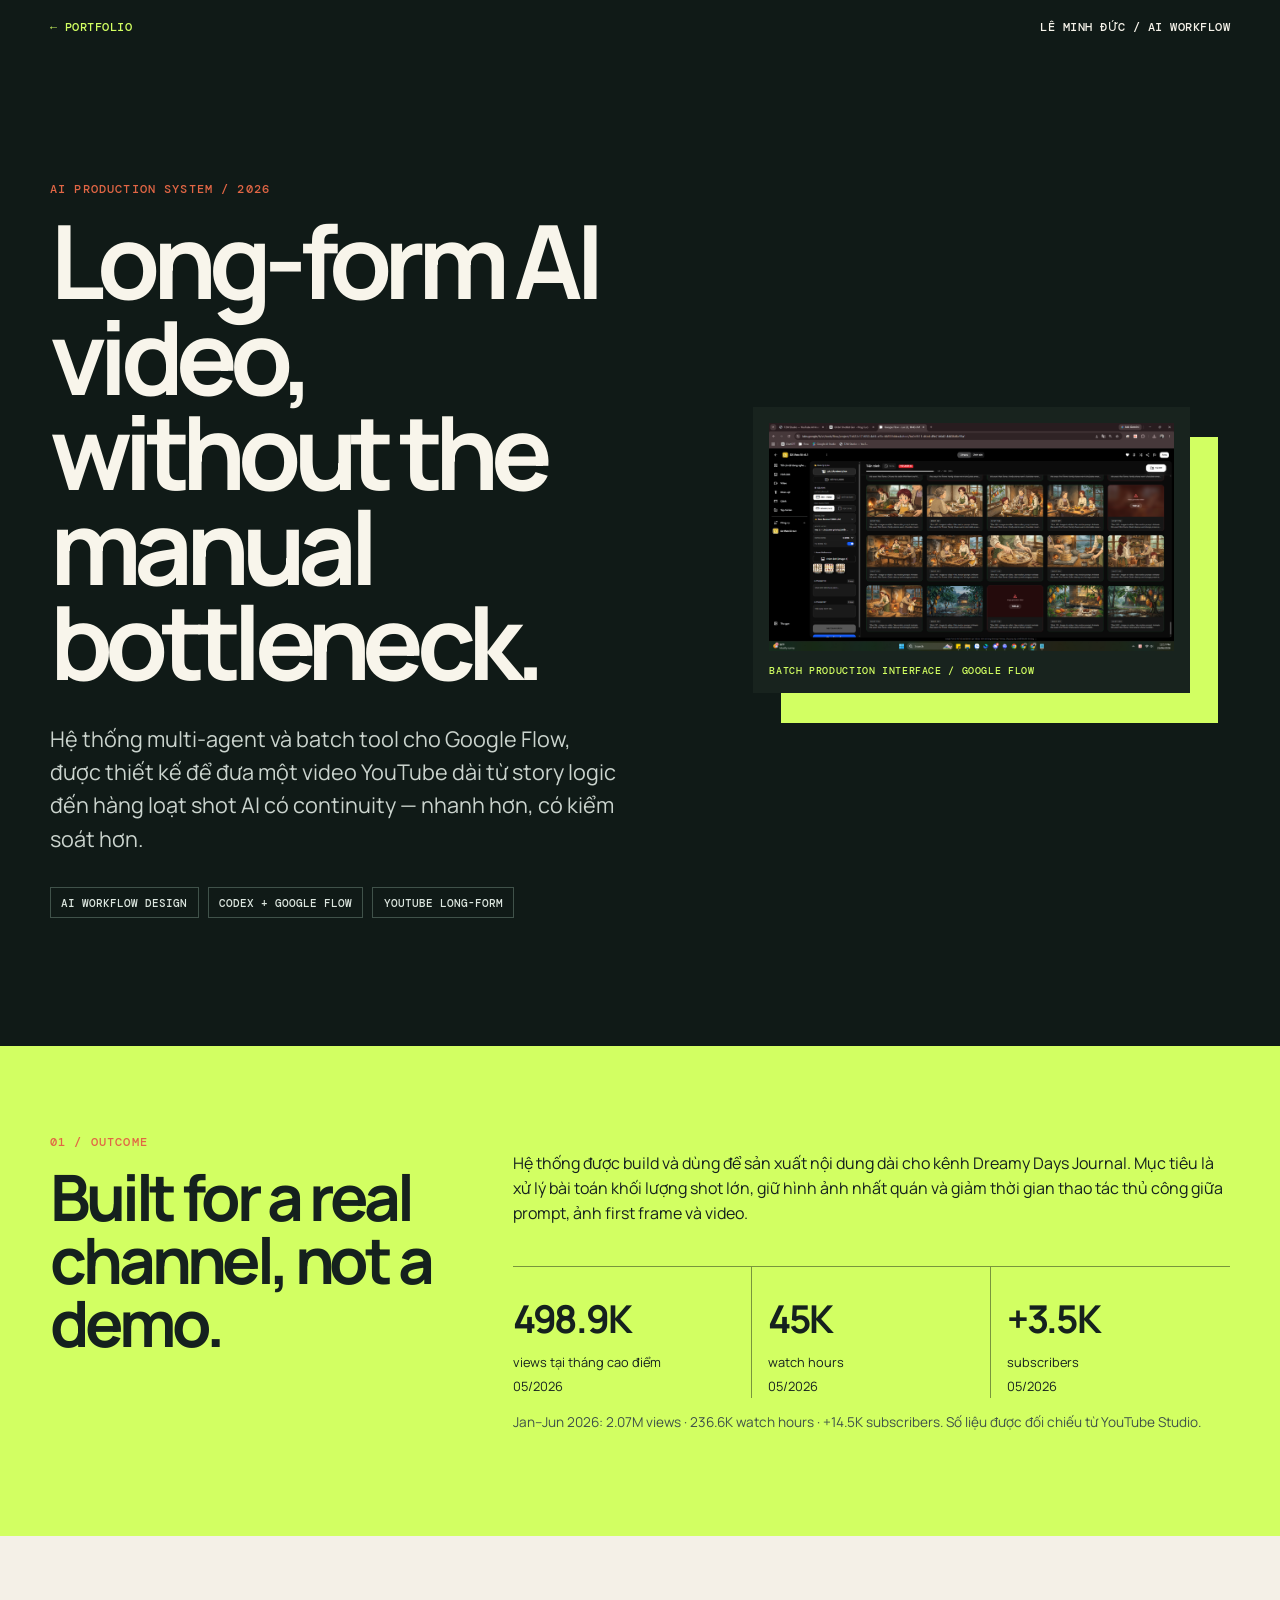
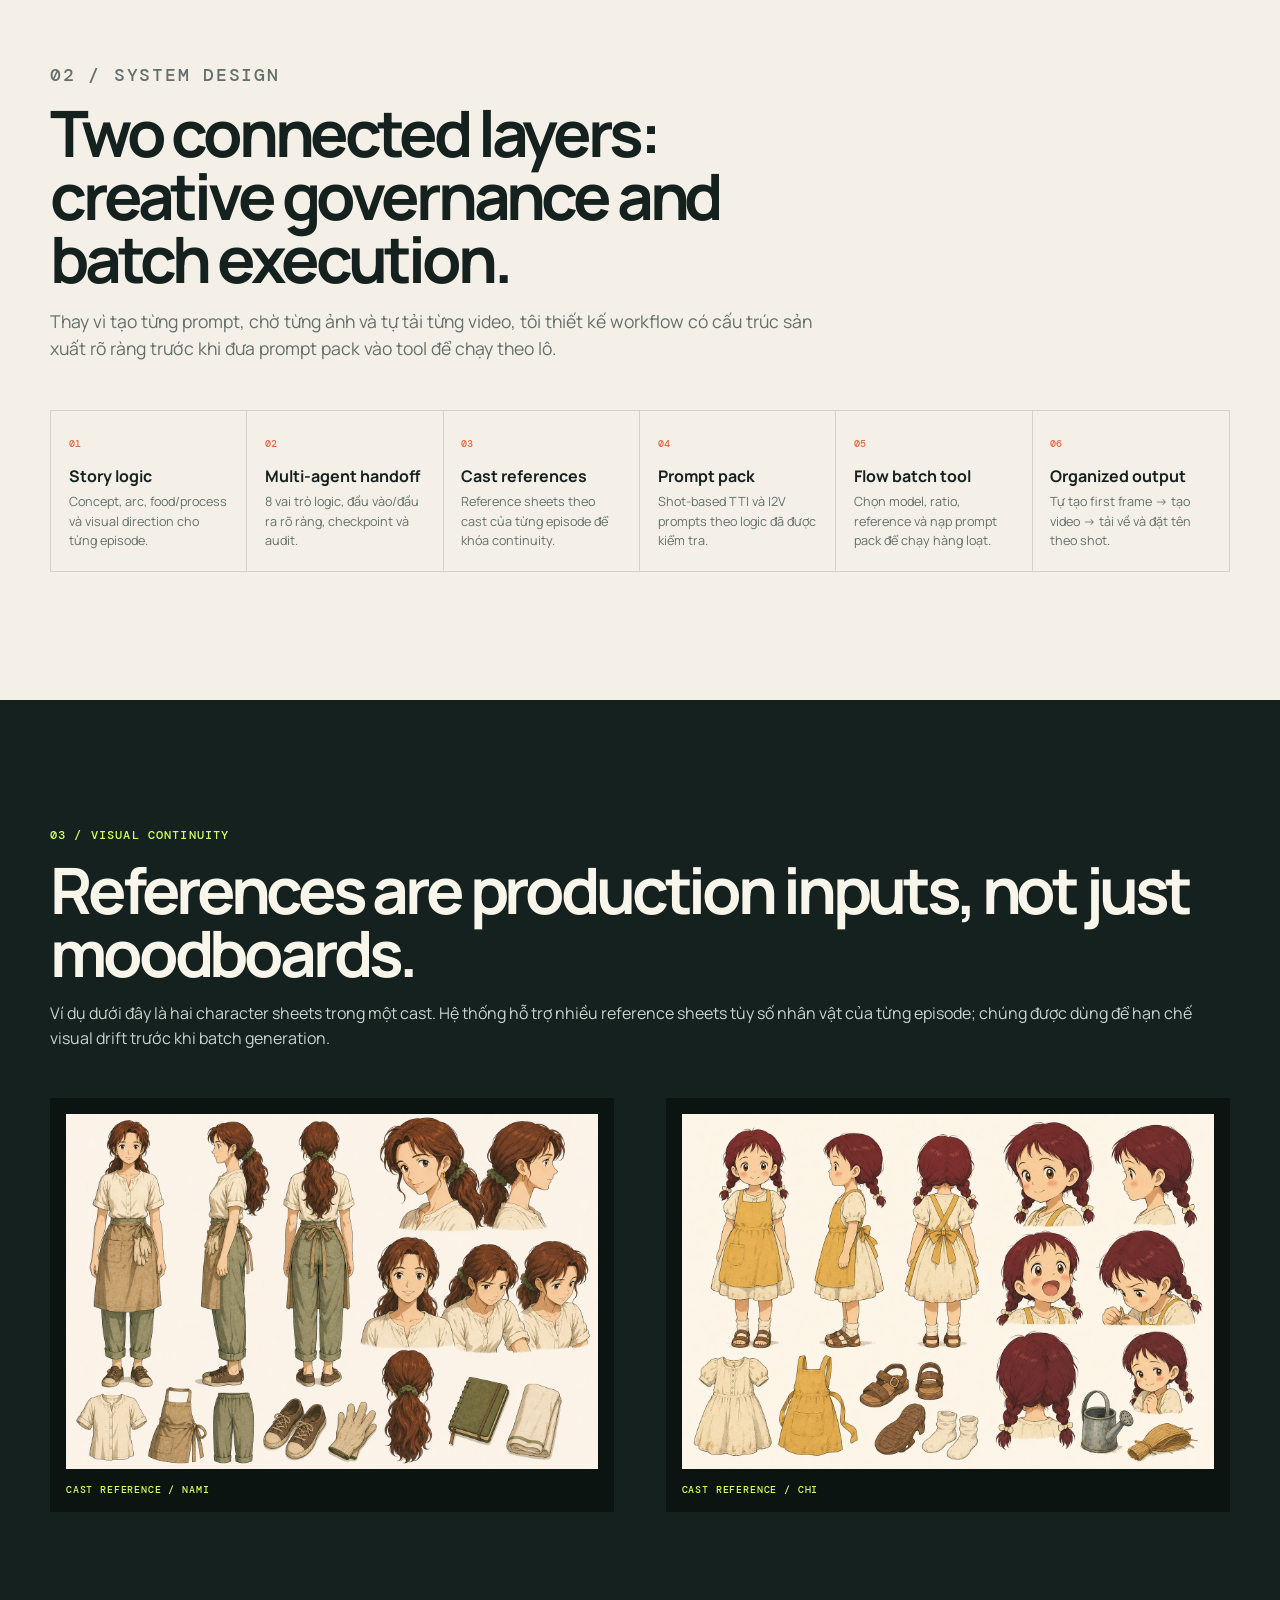
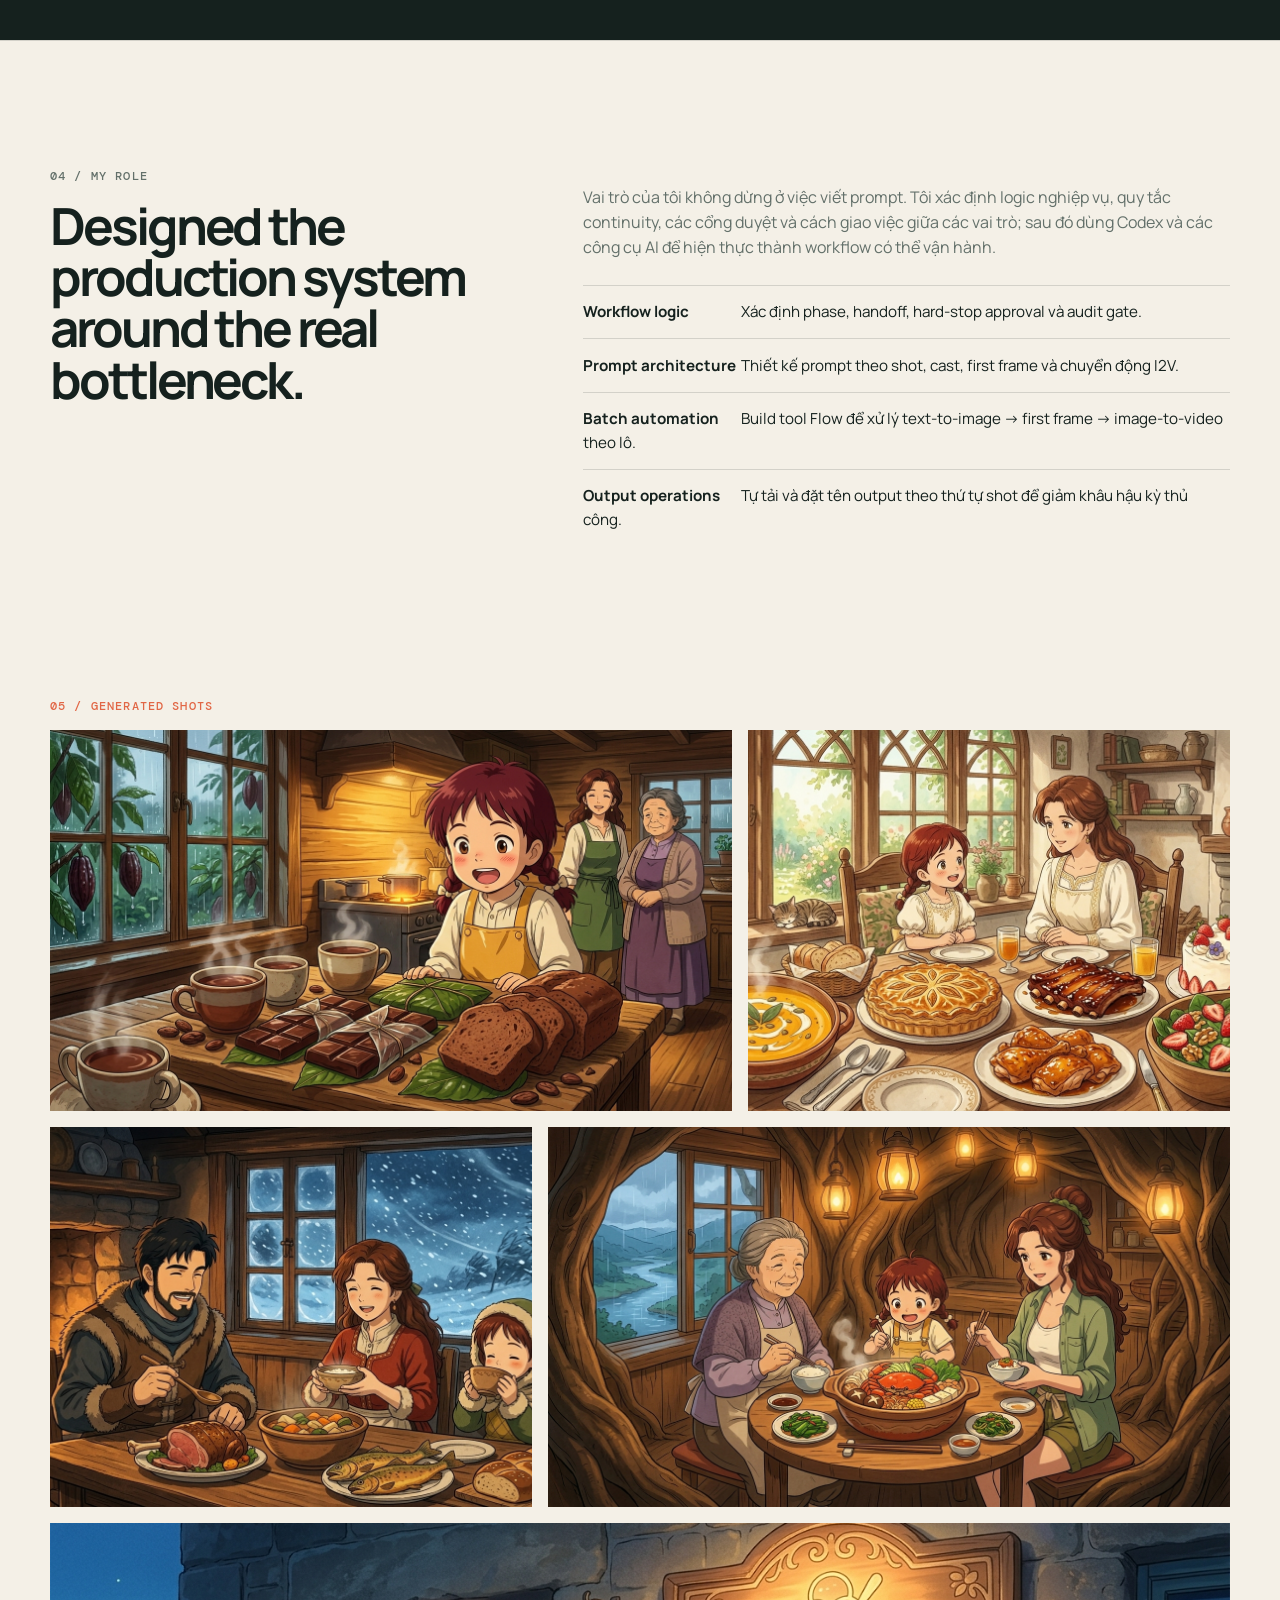
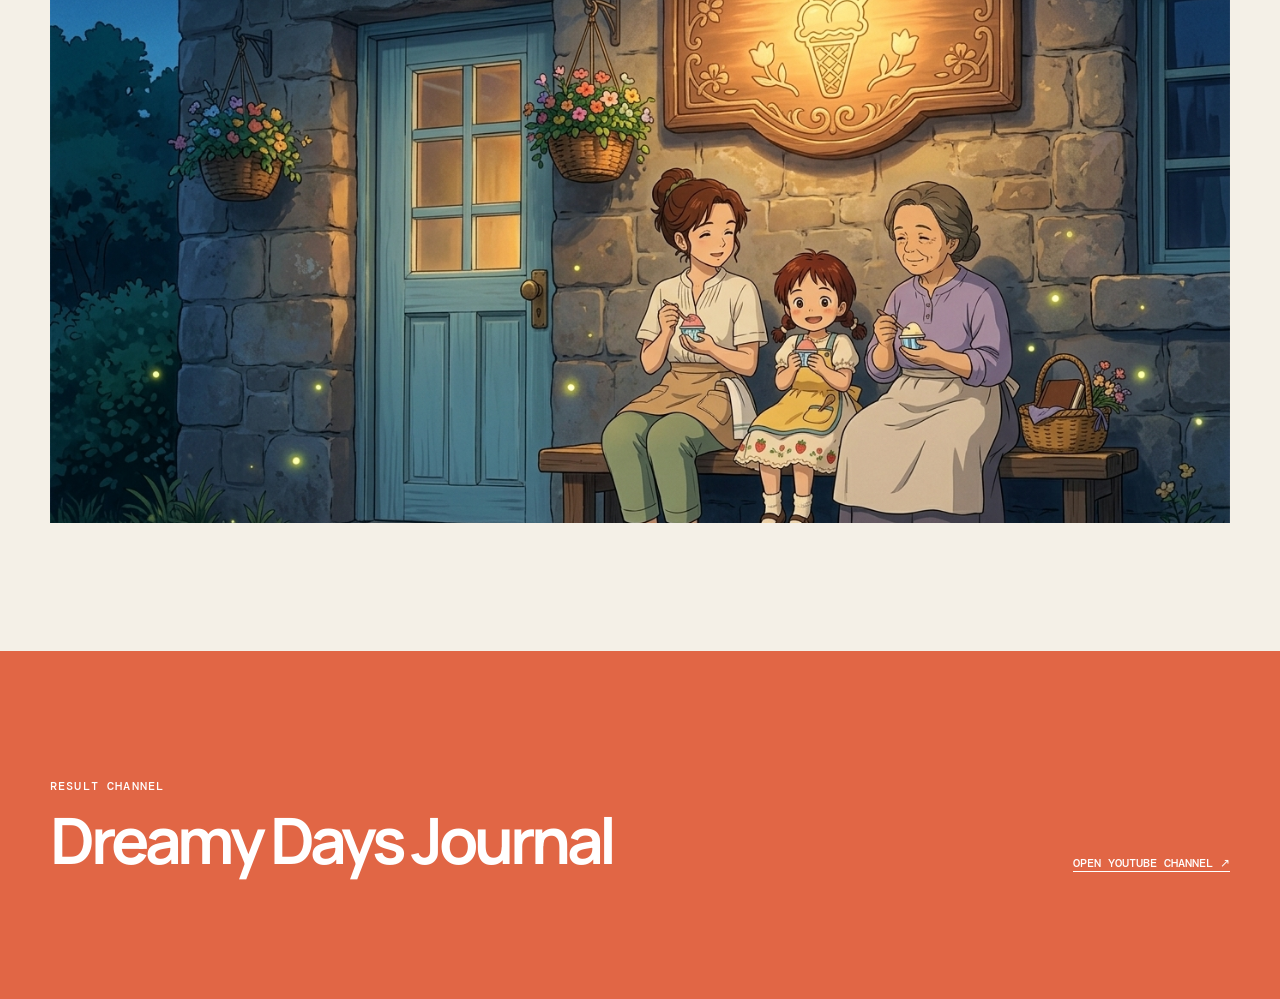
<file: dreamy-ai-production-system.html>
<!doctype html>
<html lang="vi"><head><meta charset="utf-8"><meta name="viewport" content="width=device-width,initial-scale=1"><meta name="description" content="AI Long-form Video Production System — case study của Lê Minh Đức."><title>AI Production System — Lê Minh Đức</title><link rel="preconnect" href="https://fonts.googleapis.com"><link rel="preconnect" href="https://fonts.gstatic.com" crossorigin><link href="https://fonts.googleapis.com/css2?family=DM+Mono:wght@400;500&family=Manrope:wght@400;500;600;700;800&display=swap" rel="stylesheet"><style>:root{--ink:#15211e;--cream:#f4f0e7;--lime:#d2ff62;--rust:#e16645;--muted:#63706a;--line:#d3d1c9;--mono:'DM Mono',monospace;--sans:Manrope,Arial,sans-serif}*{box-sizing:border-box}html{scroll-behavior:smooth}body{margin:0;background:var(--cream);color:var(--ink);font-family:var(--sans);line-height:1.55}a{color:inherit}.wrap{padding:clamp(4rem,10vw,10rem) max(1.2rem,calc((100vw - 1180px)/2))}.nav{display:flex;justify-content:space-between;align-items:center;padding:1.2rem max(1.2rem,calc((100vw - 1180px)/2));background:#101a17;color:#f5f2e9;font:500 .73rem var(--mono);letter-spacing:.04em}.nav a{text-decoration:none}.back{color:var(--lime)}.hero{background:#101a17;color:#f8f5eb;min-height:88vh;display:grid;grid-template-columns:minmax(0,1fr) minmax(280px,.9fr);gap:clamp(2rem,7vw,7rem);align-items:center}.index{font:500 .72rem var(--mono);letter-spacing:.1em;text-transform:uppercase;color:var(--rust);margin:0 0 1rem}.hero h1{font-size:clamp(3rem,8vw,7.4rem);line-height:.93;letter-spacing:-.075em;margin:0;max-width:760px}.hero .lead{font-size:clamp(1rem,1.7vw,1.35rem);max-width:620px;color:#cbd4ce;margin:2rem 0}.hero-visual{position:relative;background:#18231e;padding:1rem;box-shadow:28px 30px 0 #d2ff62}.hero-visual img{display:block;width:100%;aspect-ratio:16/9;object-fit:cover}.hero-visual span{display:block;margin-top:.8rem;font:500 .65rem var(--mono);color:var(--lime);letter-spacing:.06em}.meta{display:flex;flex-wrap:wrap;gap:.55rem;margin-top:2rem}.meta span{border:1px solid #40524a;padding:.45rem .65rem;font:500 .68rem var(--mono);color:#dce6df}.outcome{background:var(--lime);padding:clamp(3rem,7vw,7rem) max(1.2rem,calc((100vw - 1180px)/2))}.outcome-grid{display:grid;grid-template-columns:1.1fr 1.9fr;gap:3rem}.outcome h2,.section-title{font-size:clamp(2.2rem,5vw,4.7rem);letter-spacing:-.065em;line-height:.98;margin:0}.stats{display:grid;grid-template-columns:repeat(3,1fr);border-top:1px solid #78963c;margin-top:2.5rem}.stats div{padding:1.4rem 1rem 0 0;border-right:1px solid #78963c}.stats div+div{padding-left:1rem}.stats div:last-child{border:0}.stats strong{display:block;font-size:clamp(1.7rem,3vw,3rem);letter-spacing:-.06em}.stats span{font-size:.8rem}.small{font-size:.85rem;color:#3f5149}.system{background:#f4f0e7}.system-intro{max-width:780px}.system-intro p{font-size:1.1rem;color:var(--muted)}.flow{display:grid;grid-template-columns:repeat(6,1fr);margin-top:3rem;border:1px solid var(--line)}.flow article{min-height:160px;padding:1.1rem;border-right:1px solid var(--line);position:relative}.flow article:last-child{border:0}.flow b{font:500 .62rem var(--mono);color:var(--rust)}.flow h3{font-size:1rem;line-height:1.15;margin:.8rem 0 .45rem}.flow p{margin:0;color:var(--muted);font-size:.79rem}.proof{background:#15211e;color:#f8f5eb}.proof .index{color:var(--lime)}.proof p{color:#c8d3cd}.proof-grid{display:grid;grid-template-columns:1fr 1fr;gap:clamp(1.4rem,4vw,4rem);margin-top:3rem}.proof figure{margin:0;background:#0c1411;padding:1rem}.proof img{display:block;width:100%;max-height:680px;object-fit:contain;margin:auto}.proof figcaption{font:500 .65rem var(--mono);letter-spacing:.08em;color:var(--lime);margin-top:.85rem}.detail{display:grid;grid-template-columns:.8fr 1.2fr;gap:clamp(2rem,8vw,8rem);border-top:1px solid var(--line)}.detail h2{font-size:clamp(2rem,4vw,4rem);letter-spacing:-.06em;line-height:1;margin:0}.detail p{color:var(--muted);max-width:680px}.detail ul{list-style:none;padding:0;margin:1.6rem 0}.detail li{border-top:1px solid var(--line);padding:.9rem 0;font-size:.95rem}.detail li b{display:inline-block;width:155px}.stills{padding-top:0}.still-grid{display:grid;grid-template-columns:repeat(12,1fr);gap:1rem}.still-grid figure{margin:0;overflow:hidden;background:#18231e}.still-grid img{width:100%;height:100%;object-fit:cover;display:block}.still-grid figure:nth-child(1){grid-column:span 7}.still-grid figure:nth-child(2){grid-column:span 5}.still-grid figure:nth-child(3){grid-column:span 5}.still-grid figure:nth-child(4){grid-column:span 7}.still-grid figure:nth-child(5){grid-column:span 12;max-height:600px}.cta{background:var(--rust);color:#fff;display:flex;justify-content:space-between;gap:2rem;align-items:end}.cta h2{font-size:clamp(2rem,5vw,5rem);letter-spacing:-.07em;line-height:.95;margin:0;max-width:720px}.cta a{font:500 .78rem var(--mono);text-underline-offset:.3em}@media(max-width:760px){.hero,.outcome-grid,.detail{grid-template-columns:1fr}.hero{min-height:auto}.hero-visual{box-shadow:15px 15px 0 var(--lime)}.flow{grid-template-columns:1fr 1fr}.flow article:nth-child(2n){border-right:0}.flow article:nth-child(-n+4){border-bottom:1px solid var(--line)}.stats{grid-template-columns:1fr}.stats div,.stats div+div{padding:1rem 0;border-right:0;border-bottom:1px solid #78963c}.proof-grid{grid-template-columns:1fr}.still-grid{grid-template-columns:1fr}.still-grid figure{grid-column:auto!important;min-height:auto}.cta{align-items:flex-start;flex-direction:column}}</style></head><body><nav class="nav"><a class="back" href="./#work">← PORTFOLIO</a><span>LÊ MINH ĐỨC / AI WORKFLOW</span></nav><main><section class="hero wrap"><div><p class="index">AI Production System / 2026</p><h1>Long-form AI video, without the manual bottleneck.</h1><p class="lead">Hệ thống multi-agent và batch tool cho Google Flow, được thiết kế để đưa một video YouTube dài từ story logic đến hàng loạt shot AI có continuity — nhanh hơn, có kiểm soát hơn.</p><div class="meta"><span>AI WORKFLOW DESIGN</span><span>CODEX + GOOGLE FLOW</span><span>YOUTUBE LONG-FORM</span></div></div><figure class="hero-visual"><img src="./726516041_2029003541340078_7501484664496888601_n.png" alt="Giao diện batch tool sản xuất shot AI trong Google Flow"><span>BATCH PRODUCTION INTERFACE / GOOGLE FLOW</span></figure></section><section class="outcome"><div class="outcome-grid"><div><p class="index">01 / OUTCOME</p><h2>Built for a real channel, not a demo.</h2></div><div><p>Hệ thống được build và dùng để sản xuất nội dung dài cho kênh Dreamy Days Journal. Mục tiêu là xử lý bài toán khối lượng shot lớn, giữ hình ảnh nhất quán và giảm thời gian thao tác thủ công giữa prompt, ảnh first frame và video.</p><div class="stats"><div><strong>498.9K</strong><span>views tại tháng cao điểm<br>05/2026</span></div><div><strong>45K</strong><span>watch hours<br>05/2026</span></div><div><strong>+3.5K</strong><span>subscribers<br>05/2026</span></div></div><p class="small">Jan–Jun 2026: 2.07M views · 236.6K watch hours · +14.5K subscribers. Số liệu được đối chiếu từ YouTube Studio.</p></div></section><section class="system wrap"><div class="system-intro"><p class="index">02 / SYSTEM DESIGN</p><h2 class="section-title">Two connected layers: creative governance and batch execution.</h2><p>Thay vì tạo từng prompt, chờ từng ảnh và tự tải từng video, tôi thiết kế workflow có cấu trúc sản xuất rõ ràng trước khi đưa prompt pack vào tool để chạy theo lô.</p></div><div class="flow"><article><b>01</b><h3>Story logic</h3><p>Concept, arc, food/process và visual direction cho từng episode.</p></article><article><b>02</b><h3>Multi-agent handoff</h3><p>8 vai trò logic, đầu vào/đầu ra rõ ràng, checkpoint và audit.</p></article><article><b>03</b><h3>Cast references</h3><p>Reference sheets theo cast của từng episode để khóa continuity.</p></article><article><b>04</b><h3>Prompt pack</h3><p>Shot-based TTI và I2V prompts theo logic đã được kiểm tra.</p></article><article><b>05</b><h3>Flow batch tool</h3><p>Chọn model, ratio, reference và nạp prompt pack để chạy hàng loạt.</p></article><article><b>06</b><h3>Organized output</h3><p>Tự tạo first frame → tạo video → tải về và đặt tên theo shot.</p></article></div></section><section class="proof wrap"><p class="index">03 / VISUAL CONTINUITY</p><h2 class="section-title">References are production inputs, not just moodboards.</h2><p>Ví dụ dưới đây là hai character sheets trong một cast. Hệ thống hỗ trợ nhiều reference sheets tùy số nhân vật của từng episode; chúng được dùng để hạn chế visual drift trước khi batch generation.</p><div class="proof-grid"><figure><img src="./image_1_nami_reference_sheet.png" alt="Character reference sheet của nhân vật Nami"><figcaption>CAST REFERENCE / NAMI</figcaption></figure><figure><img src="./image_2_chi_reference_sheet.png" alt="Character reference sheet của nhân vật Chi"><figcaption>CAST REFERENCE / CHI</figcaption></figure></div></section><section class="detail wrap"><div><p class="index">04 / MY ROLE</p><h2>Designed the production system around the real bottleneck.</h2></div><div><p>Vai trò của tôi không dừng ở việc viết prompt. Tôi xác định logic nghiệp vụ, quy tắc continuity, các cổng duyệt và cách giao việc giữa các vai trò; sau đó dùng Codex và các công cụ AI để hiện thực thành workflow có thể vận hành.</p><ul><li><b>Workflow logic</b> Xác định phase, handoff, hard-stop approval và audit gate.</li><li><b>Prompt architecture</b> Thiết kế prompt theo shot, cast, first frame và chuyển động I2V.</li><li><b>Batch automation</b> Build tool Flow để xử lý text-to-image → first frame → image-to-video theo lô.</li><li><b>Output operations</b> Tự tải và đặt tên output theo thứ tự shot để giảm khâu hậu kỳ thủ công.</li></ul></div></section><section class="stills wrap"><p class="index">05 / GENERATED SHOTS</p><div class="still-grid"><figure><img src="./1.png" alt="AI-generated animated family cooking shot"></figure><figure><img src="./4.png" alt="AI-generated animated meal scene"></figure><figure><img src="./5.png" alt="AI-generated animated winter meal scene"></figure><figure><img src="./5-1.png" alt="AI-generated animated family dinner scene"></figure><figure><img src="./SHOT_005.png" alt="AI-generated animated evening family scene"></figure></div></section><section class="cta wrap"><div><p class="index" style="color:#fff">RESULT CHANNEL</p><h2>Dreamy Days Journal</h2></div><a href="https://www.youtube.com/@Dreamydaysjournal" target="_blank" rel="noreferrer">OPEN YOUTUBE CHANNEL ↗</a></section></main></body></html>
</file>
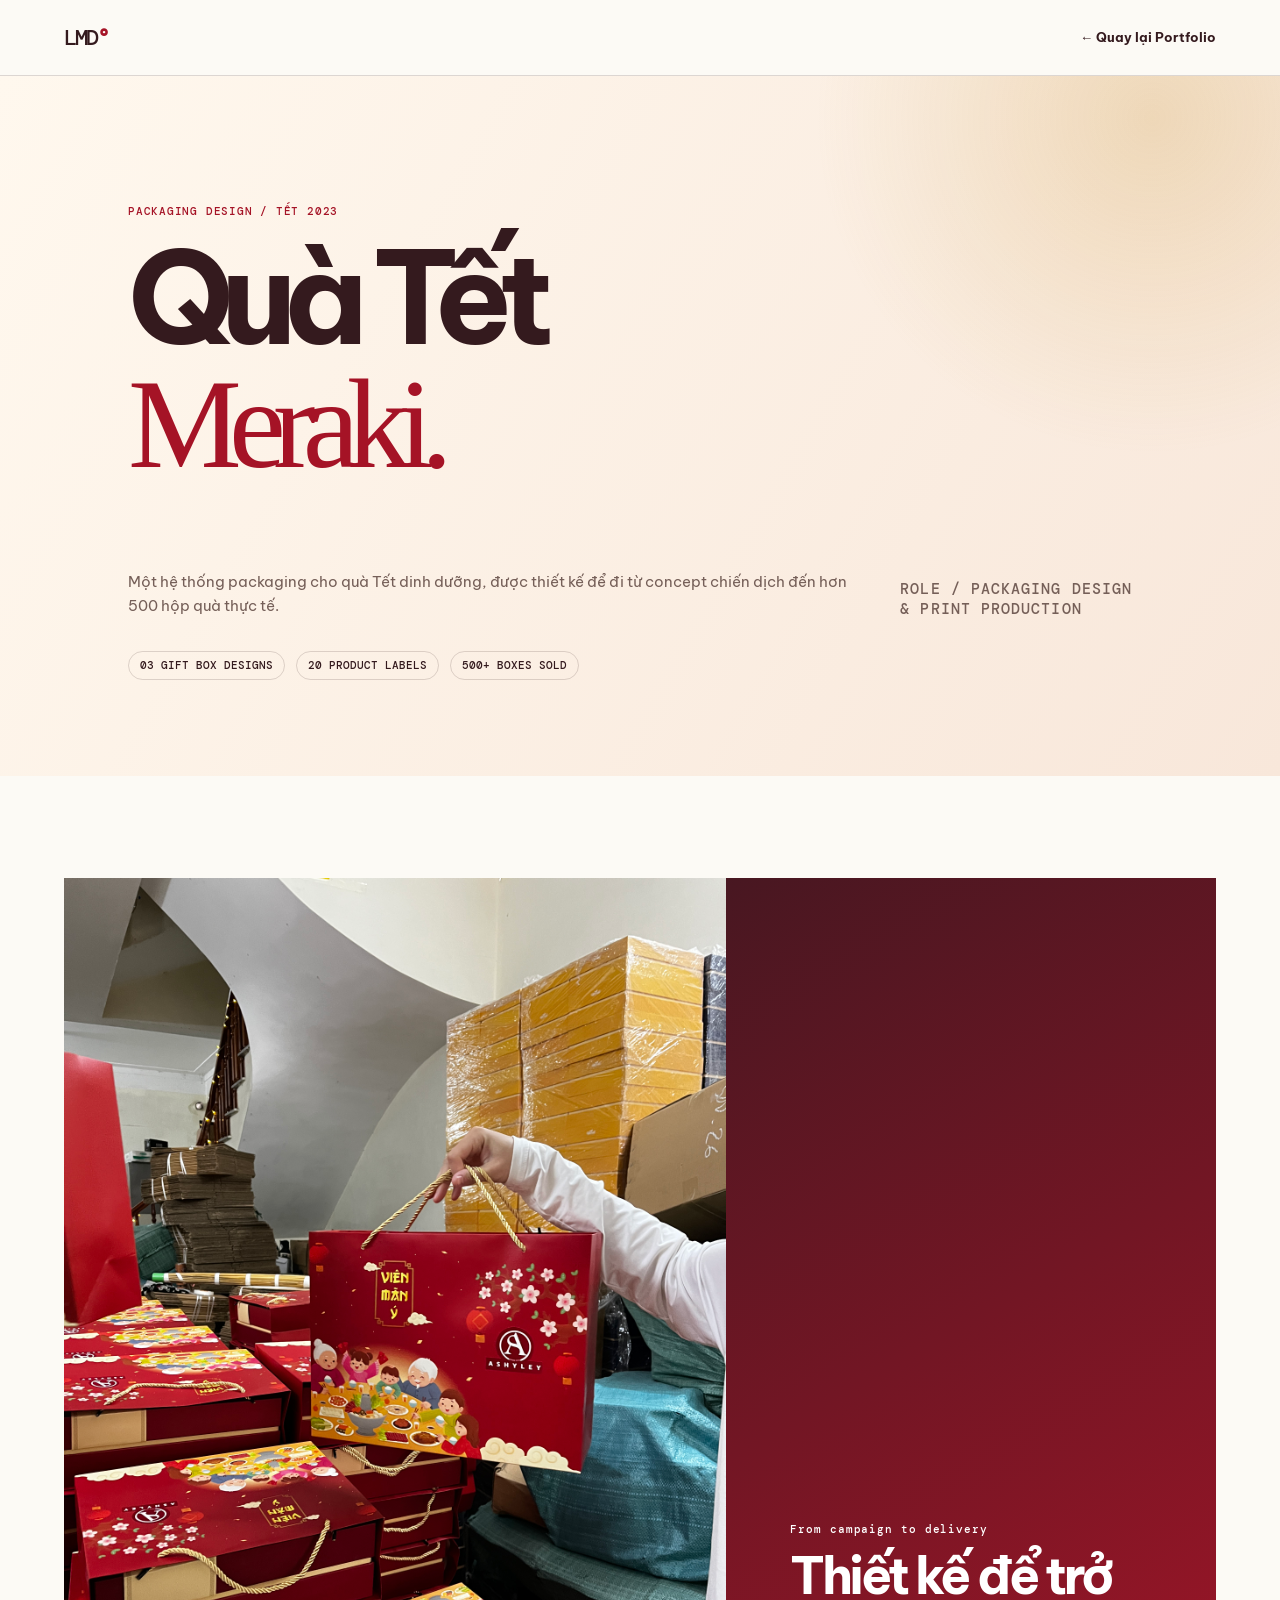
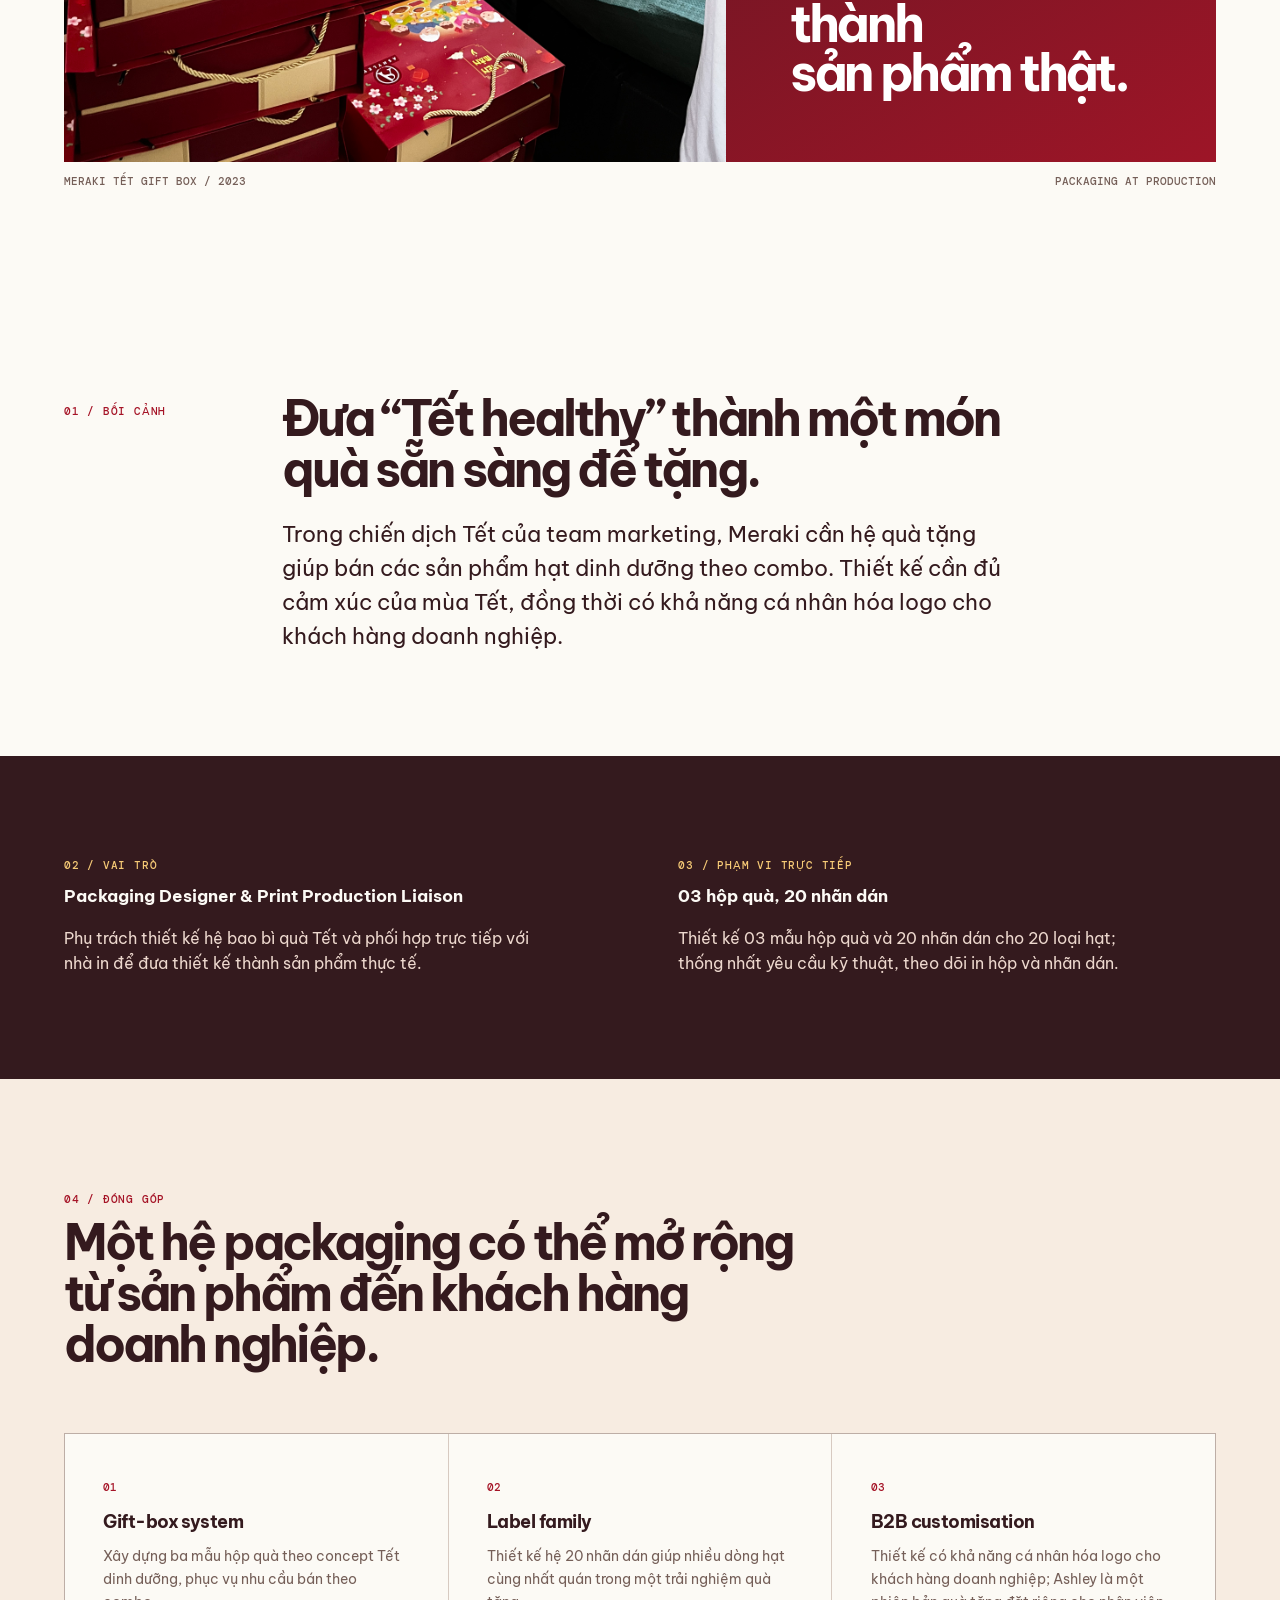
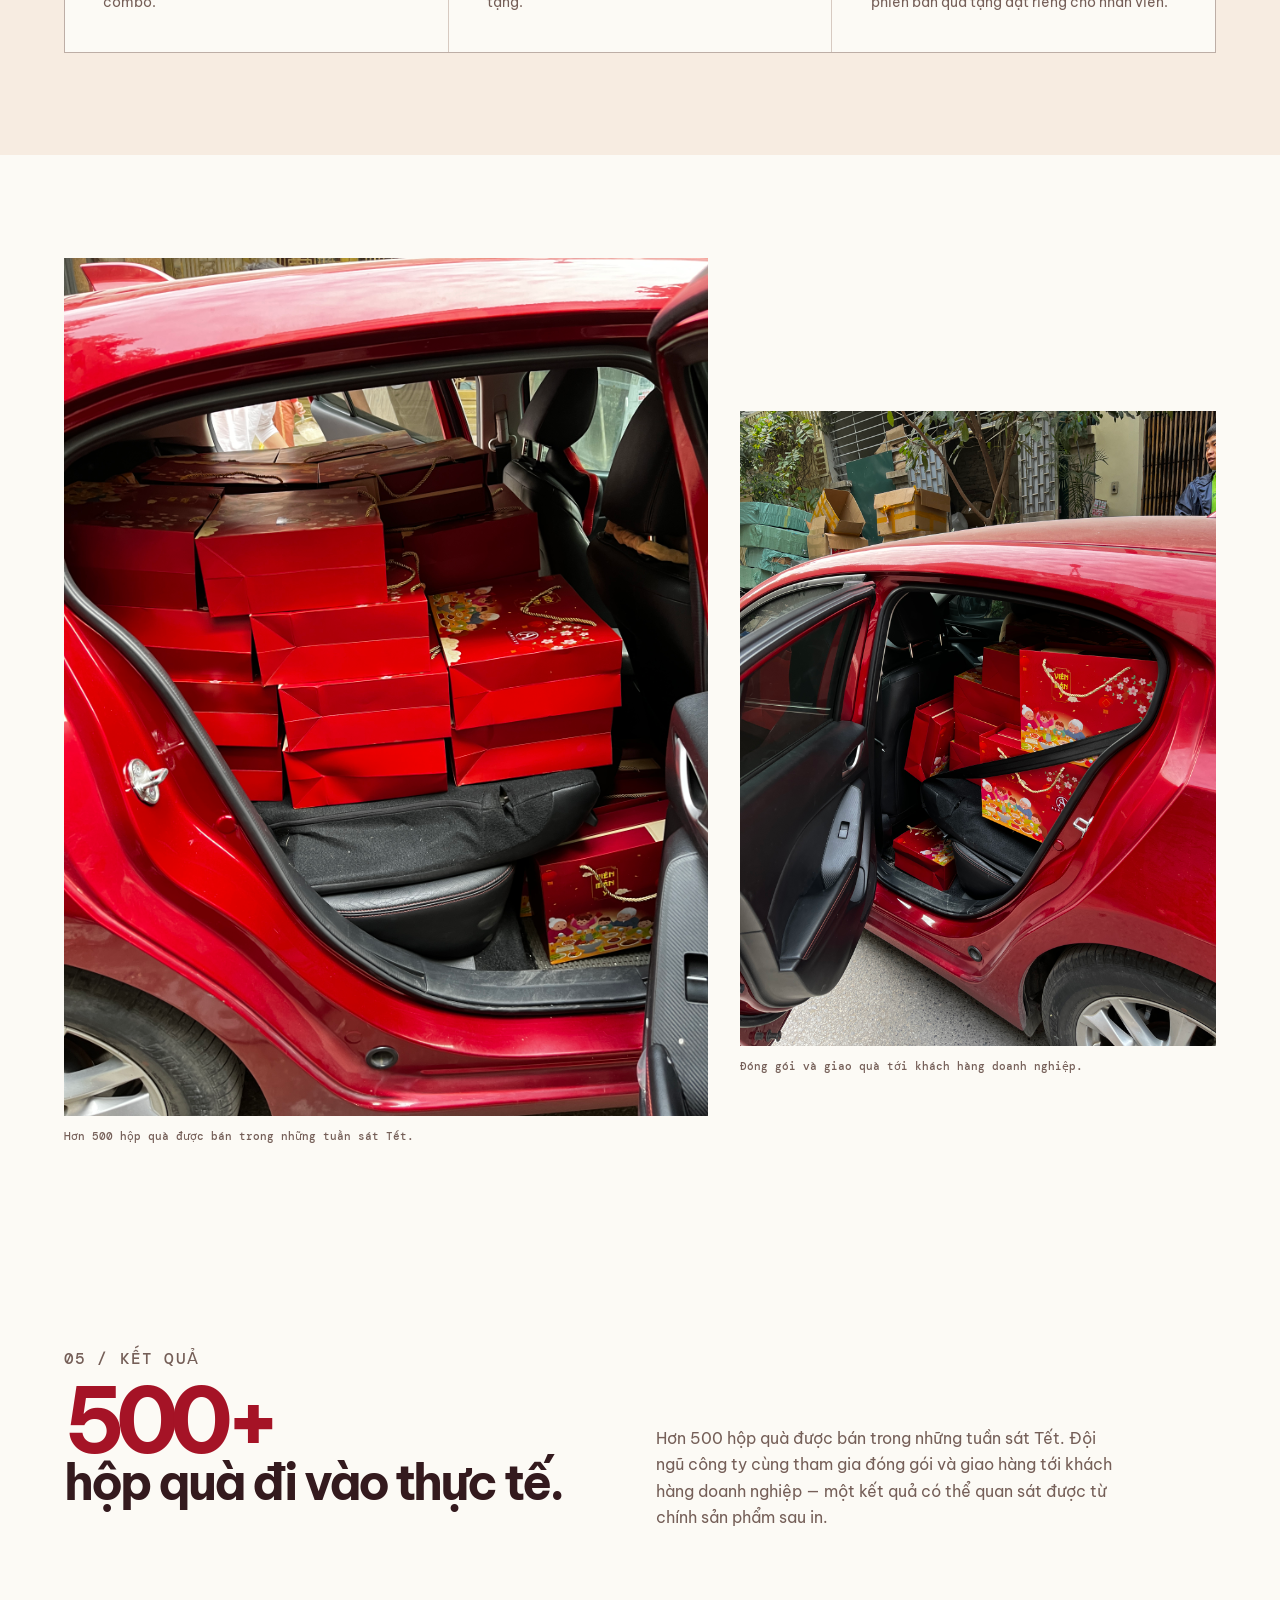
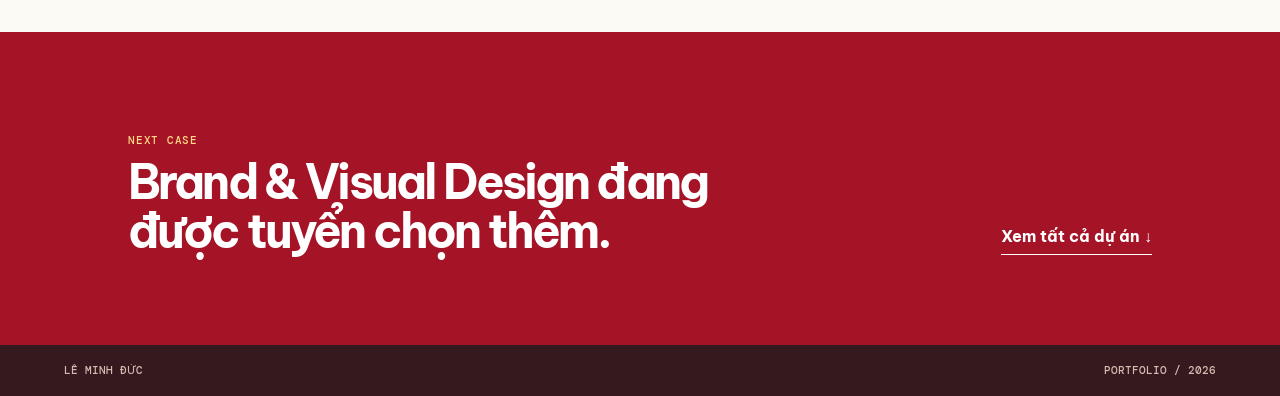
<file: meraki-tet.html>
<!doctype html>
<html lang="vi">
<head>
<meta charset="utf-8"><meta name="viewport" content="width=device-width,initial-scale=1">
<meta name="description" content="Hộp quà Tết Meraki — Packaging Design case study by Lê Minh Đức.">
<title>Hộp quà Tết Meraki — Lê Minh Đức</title>
<link rel="preconnect" href="https://fonts.googleapis.com"><link rel="preconnect" href="https://fonts.gstatic.com" crossorigin>
<link href="https://fonts.googleapis.com/css2?family=Be+Vietnam+Pro:wght@400;500;600;700;800&family=DM+Mono:wght@400;500&display=swap" rel="stylesheet">
<style>
:root{--ink:#341a1e;--red:#a51326;--gold:#c9973a;--pale:#f7ece1;--paper:#fcfaf5;--muted:#755f58;--line:rgba(52,26,30,.16);--sans:"Be Vietnam Pro",Arial,sans-serif;--mono:"DM Mono",monospace}*{box-sizing:border-box}body{margin:0;background:var(--paper);color:var(--ink);font:16px/1.58 var(--sans)}a{color:inherit}.top{height:76px;padding:0 clamp(1.25rem,5vw,5rem);display:flex;align-items:center;justify-content:space-between;border-bottom:1px solid var(--line)}.logo{font:500 1.4rem var(--mono);text-decoration:none;letter-spacing:-.09em}.logo b,.eyebrow,.index{color:var(--red)}.back{font-size:.82rem;font-weight:700;text-decoration:none}.hero{padding:clamp(3.5rem,10vw,8.5rem) clamp(1.25rem,10vw,11rem) clamp(3rem,8vw,6rem);background:radial-gradient(circle at 90% 6%,rgba(201,151,58,.24),transparent 21rem),linear-gradient(120deg,#fff8ee,#f8e7da)}.eyebrow,.index,.mono{font:500 .7rem var(--mono);letter-spacing:.07em;text-transform:uppercase}.eyebrow{margin:0 0 1.6rem}.hero h1{max-width:900px;margin:0;font-size:clamp(3.6rem,10vw,8.5rem);letter-spacing:-.1em;line-height:.84}.hero h1 em{font:400 1em Georgia,serif;color:var(--red)}.hero-grid{display:grid;grid-template-columns:1fr minmax(220px,.34fr);gap:2rem;align-items:end;margin-top:clamp(2.5rem,6vw,4.5rem)}.hero-grid p{margin:0;color:var(--muted);font-size:.96rem}.facts{display:flex;gap:.7rem;flex-wrap:wrap;margin-top:2rem}.facts span{border:1px solid var(--line);border-radius:99px;padding:.42rem .68rem;font:500 .67rem var(--mono)}.wrap{max-width:1320px;margin:auto;padding:clamp(3rem,8vw,7rem) clamp(1.25rem,5vw,5rem)}.hero-photo{display:grid;grid-template-columns:1.15fr .85fr;min-height:650px;background:var(--ink)}.hero-photo img{width:100%;height:100%;min-height:500px;object-fit:cover;object-position:center 46%}.hero-photo aside{padding:clamp(2rem,5vw,5rem);display:flex;flex-direction:column;justify-content:end;color:#fff;background:linear-gradient(150deg,#481721,#9d1527)}.hero-photo aside p{margin:0;font:500 .7rem var(--mono);letter-spacing:.08em}.hero-photo aside strong{font-size:clamp(2.2rem,4vw,4rem);line-height:.95;letter-spacing:-.07em;margin-top:1rem}.caption{display:flex;justify-content:space-between;gap:1rem;padding-top:.8rem;color:var(--muted);font:500 .67rem var(--mono)}.intro{display:grid;grid-template-columns:170px minmax(0,780px);gap:3rem}.intro h2,.contrib h2,.result h2{font-size:clamp(1.9rem,3.8vw,3.8rem);letter-spacing:-.06em;line-height:1.04;margin:0 0 1.4rem}.intro p:last-child{margin:0;font-size:clamp(1.08rem,1.7vw,1.35rem);max-width:730px}.split{display:grid;grid-template-columns:1fr 1fr;gap:clamp(2rem,6vw,6rem);background:var(--ink);color:var(--paper)}.split .index{color:#f6ca76}.split h3{margin:.7rem 0 1rem;font-size:1.05rem}.split p{margin:0;color:#edd8ce;max-width:470px}.contrib{background:var(--pale)}.contrib-head{max-width:750px;margin-bottom:clamp(2rem,5vw,4rem)}.contrib-grid{display:grid;grid-template-columns:repeat(3,1fr);gap:1px;border:1px solid var(--line);background:var(--line)}.contrib-grid article{padding:clamp(1.4rem,3vw,2.7rem);background:var(--paper)}.contrib-grid span{font:500 .7rem var(--mono);color:var(--red)}.contrib-grid h3{font-size:1.14rem;line-height:1.2;letter-spacing:-.03em;margin:.8rem 0}.contrib-grid p{font-size:.9rem;color:var(--muted);margin:0}.gallery{display:grid;grid-template-columns:1.15fr .85fr;gap:clamp(1rem,3vw,2rem);align-items:start}.gallery figure{margin:0}.gallery img{width:100%;height:auto;display:block}.gallery figure:nth-child(2){padding-top:clamp(3rem,12vw,12rem)}.gallery figcaption{padding-top:.8rem;font:500 .68rem var(--mono);color:var(--muted)}.result{display:grid;grid-template-columns:1fr 1fr;gap:2rem;align-items:end}.result strong{display:block;margin-top:1rem;color:var(--red);font-size:clamp(3rem,7vw,7rem);line-height:.8;letter-spacing:-.1em}.result p{max-width:460px;margin:0;color:var(--muted);font-size:1.03rem}.next{background:var(--red);padding:clamp(3rem,7vw,6rem) clamp(1.25rem,10vw,11rem);display:flex;justify-content:space-between;align-items:end;gap:2rem;color:#fff}.next .index{color:#ffd987}.next h2{margin:0;max-width:620px;font-size:clamp(1.9rem,3.7vw,3.8rem);line-height:1.03;letter-spacing:-.06em}.next a{font-weight:700;text-decoration:none;border-bottom:1px solid currentColor;padding-bottom:.35rem;white-space:nowrap}.footer{padding:1.2rem clamp(1.25rem,5vw,5rem);display:flex;justify-content:space-between;background:var(--ink);color:#d6bab0;font:500 .66rem var(--mono)}@media(max-width:700px){.top{height:64px}.hero-grid,.intro,.split,.result,.hero-photo,.gallery{grid-template-columns:1fr}.intro{gap:1rem}.hero-photo img{min-height:380px}.gallery figure:nth-child(2){padding-top:0}.contrib-grid{grid-template-columns:1fr}.next{display:block}.next a{display:inline-block;margin-top:2rem}.caption{font-size:.59rem}}
</style></head>
<body>
<header class="top"><a class="logo" href="./">LMD<b>°</b></a><a class="back" href="./">← Quay lại Portfolio</a></header>
<main>
<section class="hero"><p class="eyebrow">Packaging Design / Tết 2023</p><h1>Quà Tết<br><em>Meraki.</em></h1><div class="hero-grid"><p>Một hệ thống packaging cho quà Tết dinh dưỡng, được thiết kế để đi từ concept chiến dịch đến hơn 500 hộp quà thực tế.</p><p class="mono">ROLE / PACKAGING DESIGN<br>& PRINT PRODUCTION</p></div><div class="facts"><span>03 GIFT BOX DESIGNS</span><span>20 PRODUCT LABELS</span><span>500+ BOXES SOLD</span></div></section>
<section class="wrap"><div class="hero-photo"><img src="./IMG_8138.JPG" alt="Hộp quà Tết Meraki phiên bản cá nhân hóa logo khách hàng"><aside><p>From campaign to delivery</p><strong>Thiết kế để trở thành<br>sản phẩm thật.</strong></aside></div><div class="caption"><span>MERAKI TẾT GIFT BOX / 2023</span><span>PACKAGING AT PRODUCTION</span></div></section>
<section class="intro wrap"><p class="index">01 / BỐI CẢNH</p><div><h2>Đưa “Tết healthy” thành một món quà sẵn sàng để tặng.</h2><p>Trong chiến dịch Tết của team marketing, Meraki cần hệ quà tặng giúp bán các sản phẩm hạt dinh dưỡng theo combo. Thiết kế cần đủ cảm xúc của mùa Tết, đồng thời có khả năng cá nhân hóa logo cho khách hàng doanh nghiệp.</p></div></section>
<section class="split wrap"><div><p class="index">02 / VAI TRÒ</p><h3>Packaging Designer & Print Production Liaison</h3><p>Phụ trách thiết kế hệ bao bì quà Tết và phối hợp trực tiếp với nhà in để đưa thiết kế thành sản phẩm thực tế.</p></div><div><p class="index">03 / PHẠM VI TRỰC TIẾP</p><h3>03 hộp quà, 20 nhãn dán</h3><p>Thiết kế 03 mẫu hộp quà và 20 nhãn dán cho 20 loại hạt; thống nhất yêu cầu kỹ thuật, theo dõi in hộp và nhãn dán.</p></div></section>
<section class="contrib wrap"><div class="contrib-head"><p class="index">04 / ĐÓNG GÓP</p><h2>Một hệ packaging có thể mở rộng từ sản phẩm đến khách hàng doanh nghiệp.</h2></div><div class="contrib-grid"><article><span>01</span><h3>Gift-box system</h3><p>Xây dựng ba mẫu hộp quà theo concept Tết dinh dưỡng, phục vụ nhu cầu bán theo combo.</p></article><article><span>02</span><h3>Label family</h3><p>Thiết kế hệ 20 nhãn dán giúp nhiều dòng hạt cùng nhất quán trong một trải nghiệm quà tặng.</p></article><article><span>03</span><h3>B2B customisation</h3><p>Thiết kế có khả năng cá nhân hóa logo cho khách hàng doanh nghiệp; Ashley là một phiên bản quà tặng đặt riêng cho nhân viên.</p></article></div></section>
<section class="gallery wrap"><figure><img src="./IMG_8218.JPG" alt="Số lượng hộp quà Tết Meraki được xếp để giao hàng"><figcaption>Hơn 500 hộp quà được bán trong những tuần sát Tết.</figcaption></figure><figure><img src="./IMG_8221.JPG" alt="Hộp quà Tết Meraki được vận chuyển đến khách hàng"><figcaption>Đóng gói và giao quà tới khách hàng doanh nghiệp.</figcaption></figure></section>
<section class="result wrap"><div><p class="index">05 / KẾT QUẢ</p><strong>500+</strong><h2>hộp quà đi vào thực tế.</h2></div><p>Hơn 500 hộp quà được bán trong những tuần sát Tết. Đội ngũ công ty cùng tham gia đóng gói và giao hàng tới khách hàng doanh nghiệp — một kết quả có thể quan sát được từ chính sản phẩm sau in.</p></section>
<section class="next"><div><p class="index">NEXT CASE</p><h2>Brand & Visual Design đang được tuyển chọn thêm.</h2></div><a href="./#work">Xem tất cả dự án ↓</a></section>
</main><footer class="footer"><span>LÊ MINH ĐỨC</span><span>PORTFOLIO / 2026</span></footer>
</body></html>
</file>
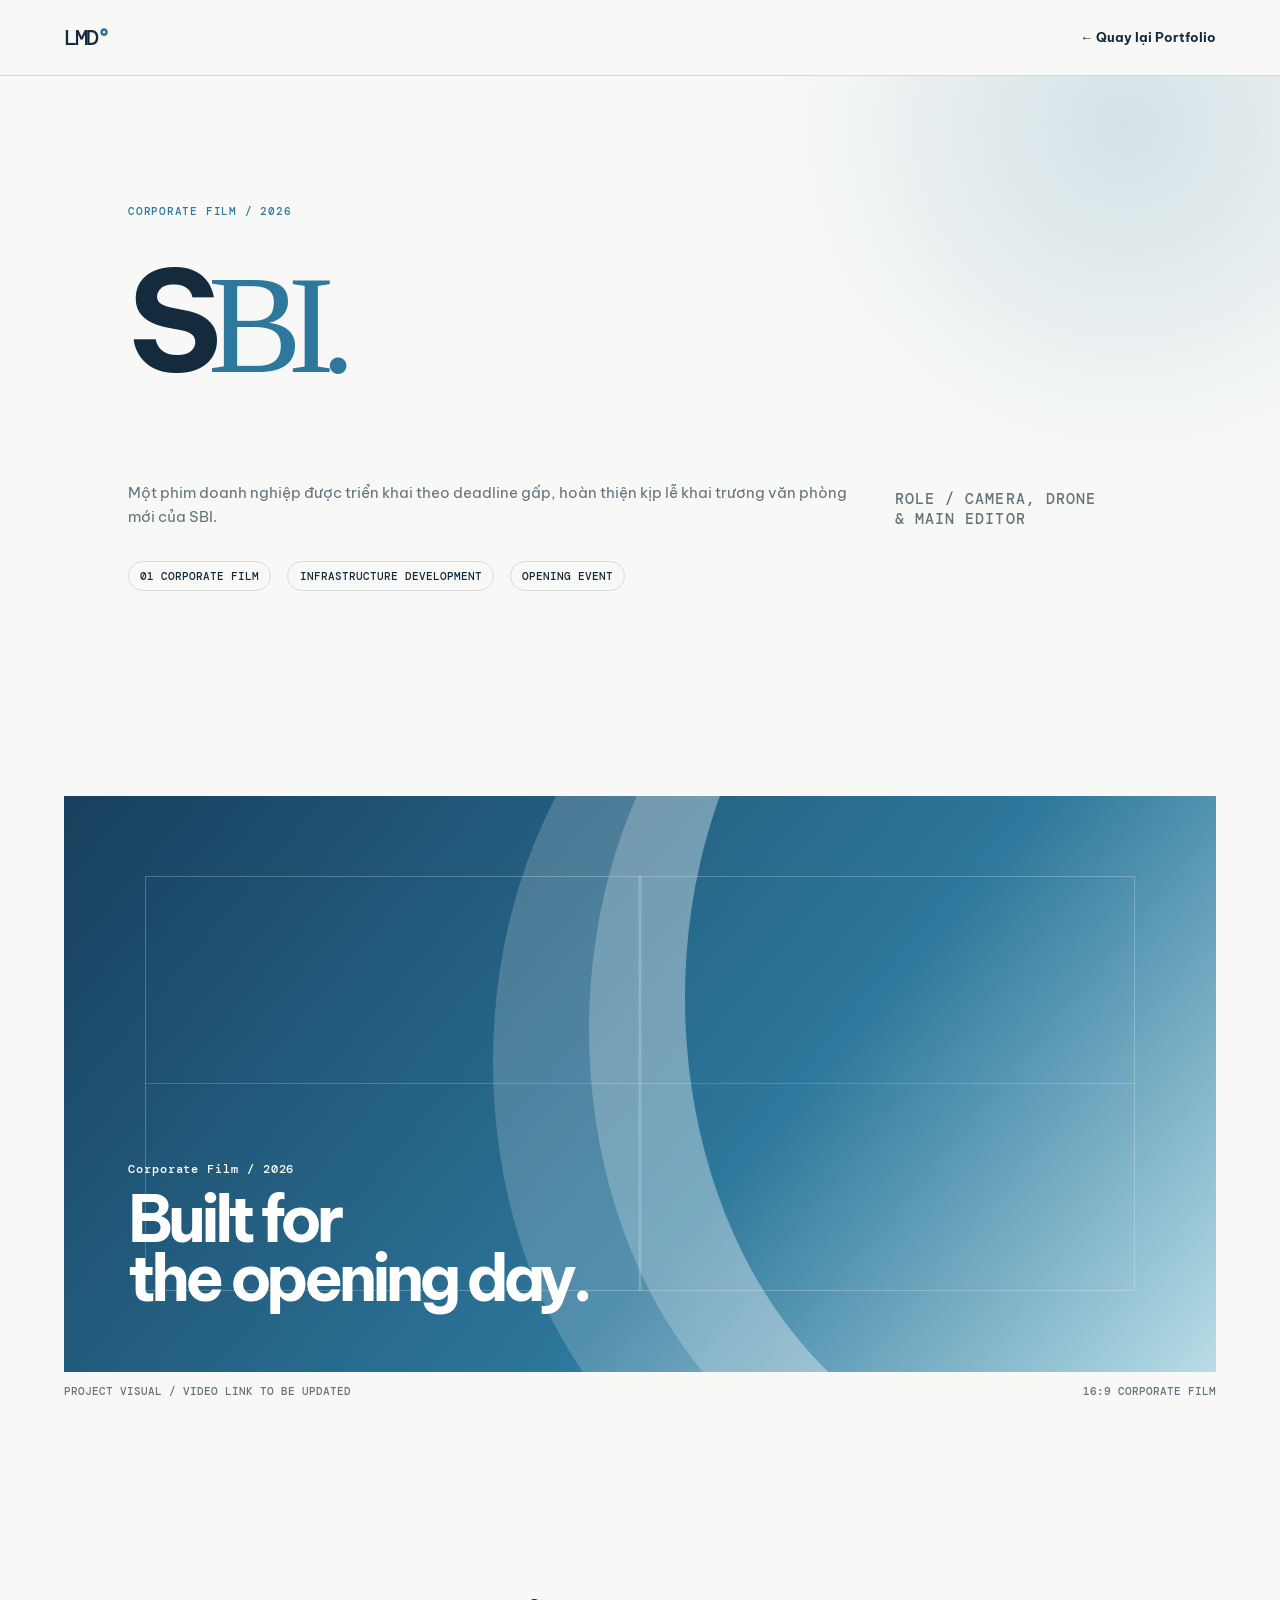
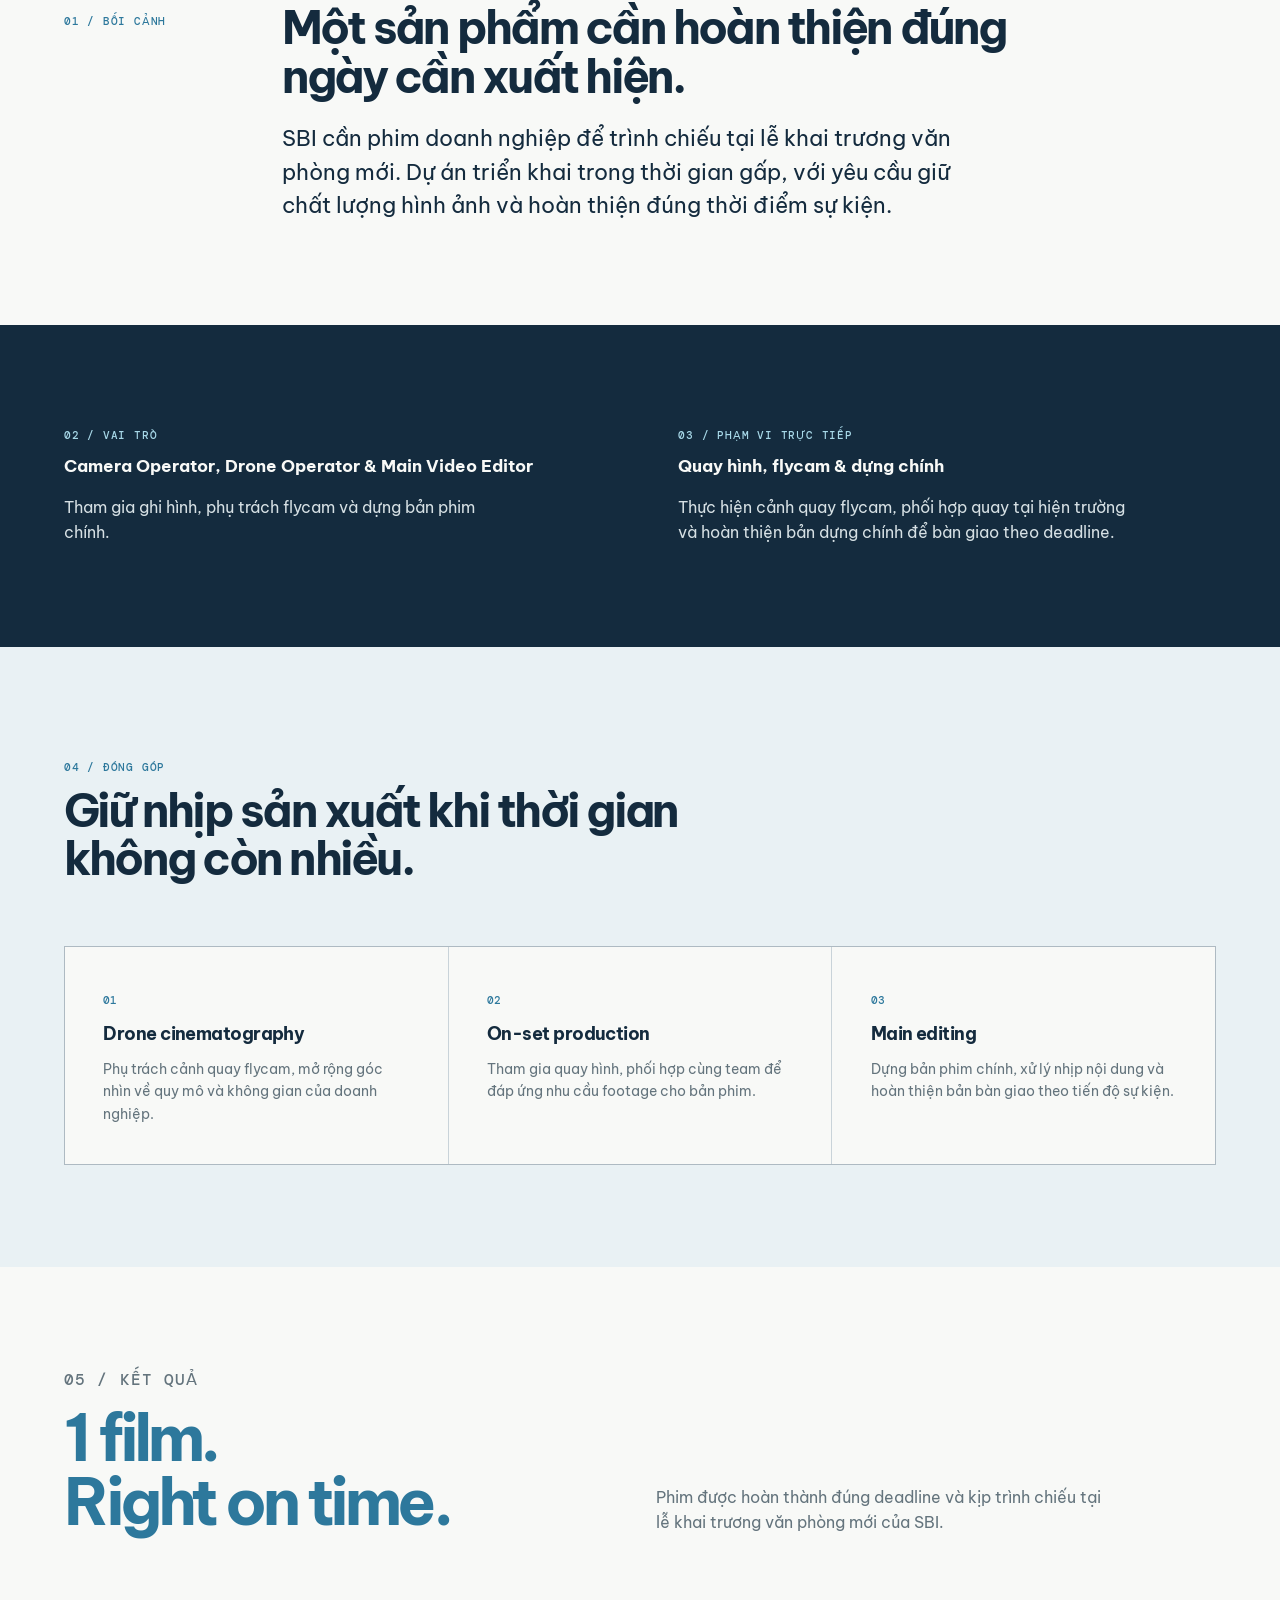
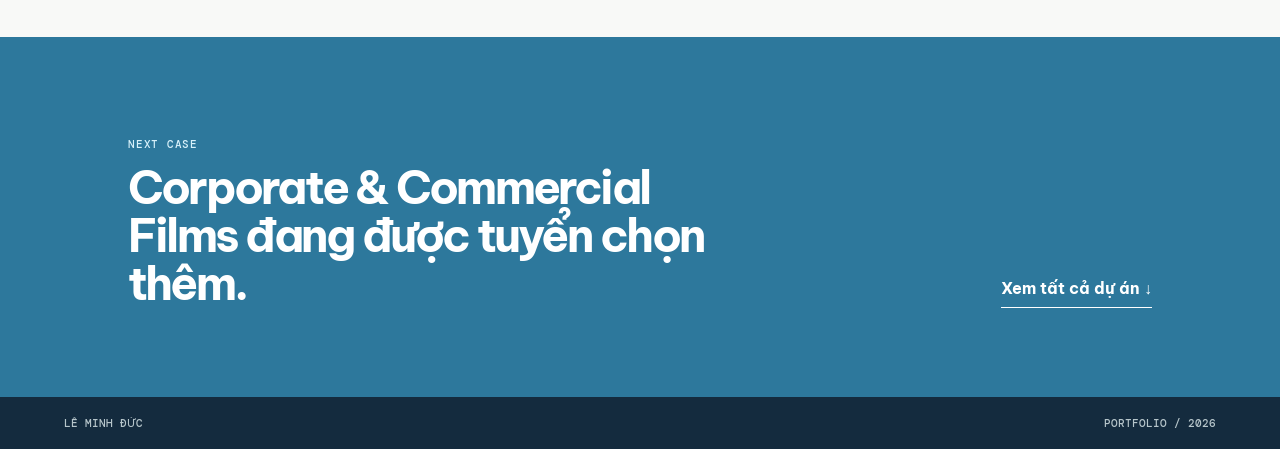
<file: sbi.html>
<!doctype html>
<html lang="vi">
<head>
<meta charset="utf-8"><meta name="viewport" content="width=device-width,initial-scale=1">
<meta name="description" content="SBI corporate film case study by Lê Minh Đức.">
<title>SBI — Lê Minh Đức</title>
<link rel="preconnect" href="https://fonts.googleapis.com"><link rel="preconnect" href="https://fonts.gstatic.com" crossorigin>
<link href="https://fonts.googleapis.com/css2?family=Be+Vietnam+Pro:wght@400;500;600;700;800&family=DM+Mono:wght@400;500&display=swap" rel="stylesheet">
<style>
:root{--ink:#142b3e;--blue:#2d789c;--pale:#e9f1f4;--mist:#d8e8ee;--paper:#f8f9f7;--muted:#64747d;--line:rgba(20,43,62,.15);--sans:"Be Vietnam Pro",Arial,sans-serif;--mono:"DM Mono",monospace}*{box-sizing:border-box}body{margin:0;background:var(--paper);color:var(--ink);font:16px/1.55 var(--sans)}a{color:inherit}.top{height:76px;padding:0 clamp(1.25rem,5vw,5rem);display:flex;align-items:center;justify-content:space-between;border-bottom:1px solid var(--line)}.logo{font:500 1.4rem var(--mono);text-decoration:none;letter-spacing:-.09em}.logo b{color:var(--blue)}.back{font-size:.82rem;font-weight:700;text-decoration:none}.back:hover{color:var(--blue)}.hero{padding:clamp(3.5rem,10vw,9rem) clamp(1.25rem,10vw,11rem) clamp(3rem,8vw,7rem);background:radial-gradient(circle at 88% 8%,rgba(45,120,156,.18),transparent 22rem)}.eyebrow,.mono{font:500 .7rem var(--mono);letter-spacing:.07em;text-transform:uppercase}.eyebrow{color:var(--blue);margin:0 0 1.6rem}.hero h1{margin:0;font-size:clamp(3.8rem,11vw,9rem);line-height:.83;letter-spacing:-.1em}.hero h1 em{font:400 1em Georgia,serif;color:var(--blue)}.hero-grid{display:grid;grid-template-columns:1fr minmax(230px,.35fr);gap:2rem;align-items:end;margin-top:clamp(2.6rem,6vw,5rem)}.hero-grid p{margin:0;color:var(--muted);font-size:.95rem}.facts{display:flex;gap:1rem;flex-wrap:wrap;margin-top:2rem}.facts span{border:1px solid var(--line);border-radius:99px;padding:.45rem .7rem;font:500 .67rem var(--mono)}.wrap{max-width:1300px;margin:auto;padding:clamp(3rem,8vw,7rem) clamp(1.25rem,5vw,5rem)}.cover{position:relative;min-height:clamp(300px,45vw,620px);display:flex;align-items:flex-end;overflow:hidden;background:linear-gradient(130deg,#183f5e,#2d789c 60%,#b9dde7)}.cover:before{content:"";position:absolute;width:60%;height:160%;right:-14%;top:-45%;border:1px solid rgba(255,255,255,.38);border-radius:50%;box-shadow:-6rem 2rem 0 -1px rgba(255,255,255,.22),-12rem 4rem 0 -1px rgba(255,255,255,.18)}.cover:after{content:"";position:absolute;inset:14% 7%;border:1px solid rgba(255,255,255,.23);background:linear-gradient(90deg,transparent 49.8%,rgba(255,255,255,.28) 50%,transparent 50.2%),linear-gradient(0deg,transparent 49.8%,rgba(255,255,255,.18) 50%,transparent 50.2%)}.cover-copy{position:relative;z-index:1;padding:clamp(1.6rem,5vw,4.2rem);color:#fff}.cover-copy p{margin:0 0 .8rem;font:500 .72rem var(--mono);letter-spacing:.08em}.cover-copy strong{display:block;max-width:600px;font-size:clamp(2rem,5vw,5rem);line-height:.92;letter-spacing:-.08em}.caption{display:flex;justify-content:space-between;gap:2rem;font:500 .68rem var(--mono);color:var(--muted);padding-top:.8rem}.intro{display:grid;grid-template-columns:170px minmax(0,740px);gap:3rem}.index{font:500 .7rem var(--mono);letter-spacing:.07em;color:var(--blue)}h2{font-size:clamp(1.8rem,3.6vw,3.5rem);letter-spacing:-.06em;line-height:1.05;margin:0 0 1.4rem}.intro p:last-child{max-width:680px;font-size:clamp(1.08rem,1.7vw,1.35rem);margin:0}.split{display:grid;grid-template-columns:1fr 1fr;gap:clamp(2rem,6vw,6rem);background:var(--ink);color:var(--paper)}.split .index{color:#a7d8e8}.split h3{font-size:1.05rem;margin:.7rem 0 1rem}.split p{color:#d6e0e4;margin:0;max-width:450px}.contrib{background:var(--pale)}.contrib-head{max-width:650px;margin-bottom:clamp(2rem,5vw,4rem)}.contrib-grid{display:grid;grid-template-columns:repeat(3,1fr);gap:1px;background:var(--line);border:1px solid var(--line)}.contrib-grid article{background:var(--paper);padding:clamp(1.4rem,3vw,2.6rem)}.contrib-grid span{font:500 .7rem var(--mono);color:var(--blue)}.contrib-grid h3{font-size:1.15rem;line-height:1.2;letter-spacing:-.03em;margin:.8rem 0}.contrib-grid p{font-size:.9rem;color:var(--muted);margin:0}.result{display:grid;grid-template-columns:1fr 1fr;gap:2rem;align-items:end}.result strong{display:block;font-size:clamp(2.3rem,5vw,5rem);line-height:1;letter-spacing:-.07em;color:var(--blue);margin-top:1rem}.result p{max-width:450px;color:var(--muted);font-size:1rem;margin:0}.next{background:var(--blue);color:#fff;padding:clamp(3rem,7vw,6rem) clamp(1.25rem,10vw,11rem);display:flex;justify-content:space-between;align-items:end;gap:2rem}.next h2{margin:0;max-width:600px}.next a{font-weight:700;text-decoration:none;border-bottom:1px solid currentColor;padding-bottom:.35rem;white-space:nowrap}.footer{padding:1.2rem clamp(1.25rem,5vw,5rem);display:flex;justify-content:space-between;background:var(--ink);color:#b6c5ca;font:500 .66rem var(--mono)}@media(max-width:700px){.top{height:64px}.hero-grid,.intro,.split,.result{grid-template-columns:1fr}.intro{gap:1rem}.contrib-grid{grid-template-columns:1fr}.caption{font-size:.6rem}.next{display:block}.next a{display:inline-block;margin-top:2rem}}
</style></head>
<body>
<header class="top"><a class="logo" href="./">LMD<b>°</b></a><a class="back" href="./">← Quay lại Portfolio</a></header>
<main>
<section class="hero"><p class="eyebrow">Corporate Film / 2026</p><h1>S<em>BI.</em></h1><div class="hero-grid"><p>Một phim doanh nghiệp được triển khai theo deadline gấp, hoàn thiện kịp lễ khai trương văn phòng mới của SBI.</p><p class="mono">ROLE / CAMERA, DRONE<br>& MAIN EDITOR</p></div><div class="facts"><span>01 CORPORATE FILM</span><span>INFRASTRUCTURE DEVELOPMENT</span><span>OPENING EVENT</span></div></section>
<section class="wrap"><div class="cover"><div class="cover-copy"><p>Corporate Film / 2026</p><strong>Built for<br>the opening day.</strong></div></div><div class="caption"><span>PROJECT VISUAL / VIDEO LINK TO BE UPDATED</span><span>16:9 CORPORATE FILM</span></div></section>
<section class="intro wrap"><p class="index">01 / BỐI CẢNH</p><div><h2>Một sản phẩm cần hoàn thiện đúng ngày cần xuất hiện.</h2><p>SBI cần phim doanh nghiệp để trình chiếu tại lễ khai trương văn phòng mới. Dự án triển khai trong thời gian gấp, với yêu cầu giữ chất lượng hình ảnh và hoàn thiện đúng thời điểm sự kiện.</p></div></section>
<section class="split wrap"><div><p class="index">02 / VAI TRÒ</p><h3>Camera Operator, Drone Operator & Main Video Editor</h3><p>Tham gia ghi hình, phụ trách flycam và dựng bản phim chính.</p></div><div><p class="index">03 / PHẠM VI TRỰC TIẾP</p><h3>Quay hình, flycam & dựng chính</h3><p>Thực hiện cảnh quay flycam, phối hợp quay tại hiện trường và hoàn thiện bản dựng chính để bàn giao theo deadline.</p></div></section>
<section class="contrib wrap"><div class="contrib-head"><p class="index">04 / ĐÓNG GÓP</p><h2>Giữ nhịp sản xuất khi thời gian không còn nhiều.</h2></div><div class="contrib-grid"><article><span>01</span><h3>Drone cinematography</h3><p>Phụ trách cảnh quay flycam, mở rộng góc nhìn về quy mô và không gian của doanh nghiệp.</p></article><article><span>02</span><h3>On-set production</h3><p>Tham gia quay hình, phối hợp cùng team để đáp ứng nhu cầu footage cho bản phim.</p></article><article><span>03</span><h3>Main editing</h3><p>Dựng bản phim chính, xử lý nhịp nội dung và hoàn thiện bản bàn giao theo tiến độ sự kiện.</p></article></div></section>
<section class="result wrap"><div><p class="index">05 / KẾT QUẢ</p><strong>1 film.<br>Right on time.</strong></div><p>Phim được hoàn thành đúng deadline và kịp trình chiếu tại lễ khai trương văn phòng mới của SBI.</p></section>
<section class="next"><div><p class="index" style="color:#d7f1fa">NEXT CASE</p><h2>Corporate & Commercial Films đang được tuyển chọn thêm.</h2></div><a href="./#work">Xem tất cả dự án ↓</a></section>
</main><footer class="footer"><span>LÊ MINH ĐỨC</span><span>PORTFOLIO / 2026</span></footer>
</body></html>
</file>
<file: styles.css>
:root{--ink:#132a35;--teal:#08899a;--paper:#f8f6f0;--cream:#e9f1f0;--muted:#62727a;--line:rgba(19,42,53,.18);--dark:#102730;--sans:"Be Vietnam Pro",Arial,sans-serif;--mono:"DM Mono",monospace}*{box-sizing:border-box}html{scroll-behavior:smooth}body{margin:0;background:var(--paper);color:var(--ink);font:16px/1.55 var(--sans)}a{color:inherit}.site-header{height:74px;padding:0 clamp(1.25rem,4vw,4.5rem);display:flex;align-items:center;justify-content:space-between;border-bottom:1px solid var(--line);position:sticky;top:0;z-index:10;background:rgba(248,246,240,.9);backdrop-filter:blur(12px)}.wordmark{font:500 1.4rem var(--mono);letter-spacing:-.1em;text-decoration:none}.wordmark span{color:var(--teal)}nav{display:flex;gap:clamp(.8rem,2.3vw,2.4rem)}nav a{font-size:.78rem;font-weight:700;text-decoration:none}.menu-toggle{display:none;border:0;background:none;color:var(--ink);font:600 .75rem var(--mono);text-transform:uppercase}.hero{min-height:calc(100vh - 74px);padding:clamp(2rem,6vh,5rem) clamp(1.25rem,4vw,4.5rem) 1.5rem;display:flex;flex-direction:column;background:radial-gradient(circle at 82% 12%,rgba(8,137,154,.16),transparent 24rem)}.kicker,.section-label{margin:0;font:500 .7rem var(--mono);letter-spacing:.06em}.kicker:before,.section-label:before{content:"";display:inline-block;width:7px;height:7px;margin-right:.55rem;border-radius:50%;background:var(--teal)}.hero-grid{display:grid;grid-template-columns:minmax(0,1fr) minmax(220px,.38fr);gap:2rem;align-items:end;flex:1;padding:clamp(3rem,11vh,8rem) 0}.hero h1{max-width:1050px;margin:0;font-size:clamp(3rem,7.6vw,7.5rem);letter-spacing:-.08em;line-height:.93}.hero em,.section-dark em{font:400 1em Georgia,serif;color:var(--teal)}.hero-side{padding-bottom:.65rem}.hero-side p{margin:0 0 1.6rem;font-size:.96rem}.text-link,.card-action{font-size:.84rem;font-weight:700;text-underline-offset:.35rem}.text-link span{font-size:1.1rem}.hero-footer{padding-top:1rem;border-top:1px solid var(--line);display:flex;justify-content:space-between;font-size:.72rem;font-weight:600}.wrap,.section-dark{padding:clamp(4.5rem,10vw,9rem) clamp(1.25rem,8vw,10rem)}.section-dark{background:var(--dark);color:var(--paper)}.section-dark .section-label{color:#93dbe3}.about{display:grid;grid-template-columns:180px minmax(0,840px);gap:3rem}.about-copy h2,.section-heading h2,.approach h2,.contact h2{margin:0 0 1.6rem;font-size:clamp(2.1rem,4.5vw,4.7rem);letter-spacing:-.07em;line-height:1.02}.lead{max-width:760px;margin:0;color:#c9d3d5;font-size:clamp(1.05rem,1.7vw,1.4rem)}.proof{padding-bottom:clamp(4.5rem,9vw,8rem)}.proof .section-label{margin-bottom:1.8rem}.proof-grid{display:grid;grid-template-columns:repeat(4,1fr);border-top:1px solid var(--line);border-bottom:1px solid var(--line)}.proof-grid article{min-height:165px;padding:1.5rem 1.25rem 1.4rem;border-right:1px solid var(--line);display:flex;flex-direction:column;justify-content:space-between}.proof-grid article:first-child{padding-left:0}.proof-grid article:last-child{border-right:0}.proof-grid strong{font-size:clamp(1.8rem,3vw,3.25rem);letter-spacing:-.07em;color:var(--teal)}.proof-grid span,.proof-note{color:var(--muted);font-size:.77rem;line-height:1.5}.proof-note{margin:1rem 0 0}.proof-note strong{color:var(--ink)}.section-heading{display:flex;justify-content:space-between;gap:2rem;margin-bottom:3rem}.section-heading h2{margin-bottom:0}.section-heading>p{width:min(100%,360px);margin:0;color:var(--muted);font-size:.9rem;align-self:end}.filter-bar{display:flex;gap:.45rem;margin-bottom:2rem;overflow:auto;padding-bottom:.3rem}.filter{border:1px solid var(--line);border-radius:999px;padding:.55rem .85rem;background:transparent;color:var(--ink);font:600 .74rem var(--sans);white-space:nowrap;cursor:pointer;transition:.2s}.filter small{margin-left:.25rem;color:var(--muted)}.filter:hover,.filter.active{border-color:var(--teal);background:var(--teal);color:#fff}.filter.active small{color:#d1fbff}.project-grid{display:grid;grid-template-columns:repeat(2,minmax(0,1fr));gap:clamp(1rem,2.2vw,2rem)}.project-card{min-width:0}.project-card[hidden]{display:none}.project-card.wide,.project-card.featured{grid-column:span 2}.card-image{height:clamp(240px,32vw,470px);position:relative;overflow:hidden;background:#c5d8d8;margin-bottom:1rem}.wide .card-image,.featured .card-image{height:clamp(280px,43vw,620px)}.card-image:after{content:"";position:absolute;inset:0;background:linear-gradient(0deg,rgba(8,22,27,.36),transparent 60%);pointer-events:none}.card-image img{width:100%;height:100%;object-fit:cover;display:block;transition:transform .65s cubic-bezier(.2,.75,.2,1),filter .4s}.project-card:hover .card-image img{transform:scale(1.045);filter:saturate(1.08)}.card-top,.card-bottom{display:flex;justify-content:space-between;gap:1rem;font:500 .63rem var(--mono);letter-spacing:.04em}.card-top{color:var(--muted)}.project-card h3{margin:.55rem 0 .45rem;font-size:clamp(1.2rem,2.1vw,1.9rem);letter-spacing:-.06em;line-height:1.06}.project-card>p{max-width:650px;margin:0 0 1rem;color:var(--muted);font-size:.86rem}.card-bottom{align-items:center;border-top:1px solid var(--line);padding-top:.7rem;color:var(--muted)}.card-action{border:0;background:none;padding:0;color:var(--ink);cursor:pointer;text-decoration:underline;text-underline-offset:.28rem;font-family:var(--sans)}.card-action:hover{color:var(--teal)}.card-action b{font-size:1rem}.system-image{background:#12262f}.dreamy-image{background:#403130}.flower-image{background:#d4d5d1}.training-image{background:linear-gradient(135deg,#12313d,#057f8e 55%,#d6e8df)}.training-image:before{content:"";position:absolute;width:68%;height:120%;right:-10%;top:-40%;border:1px solid rgba(255,255,255,.55);border-radius:48%;box-shadow:-3rem 2rem 0 -1px rgba(255,255,255,.25),-6rem 4rem 0 -1px rgba(255,255,255,.14)}.training-image span{position:absolute;z-index:1;left:8%;bottom:8%;font:500 clamp(3.7rem,10vw,8rem)/.8 var(--mono);letter-spacing:-.12em;color:#e9ffff}.tuan-image{background:linear-gradient(90deg,rgba(7,22,29,.75),rgba(8,137,154,.16)),url("https://img.youtube.com/vi/LgL5DqCkuTU/maxresdefault.jpg") center/cover}.mk-image{background:linear-gradient(115deg,rgba(57,15,29,.76),rgba(159,98,118,.16)),url("https://img.youtube.com/vi/N2V3vQ7l2Ac/maxresdefault.jpg") center/cover}.vin-image{background:linear-gradient(115deg,rgba(20,43,36,.74),rgba(94,119,104,.14)),url("https://img.youtube.com/vi/f3kV1oYjfU0/maxresdefault.jpg") center/cover}.sbi-image{background:linear-gradient(130deg,#183f5e,#2d789c 62%,#b9dde7)}.sbi-image:before{content:"";position:absolute;width:70%;height:140%;right:-18%;top:-35%;border:1px solid rgba(255,255,255,.48);border-radius:50%;box-shadow:-5rem 2rem 0 -1px rgba(255,255,255,.26),-10rem 4rem 0 -1px rgba(255,255,255,.15)}.jpsc-image{background:linear-gradient(130deg,#704649,#c88677)}.jpsc-image:before{content:"";position:absolute;inset:12%;border:1px solid rgba(255,255,255,.32);background:repeating-linear-gradient(90deg,transparent 0 30px,rgba(255,255,255,.14) 31px 32px)}.tuan-image span,.mk-image span,.vin-image span,.sbi-image span,.jpsc-image span,.meraki-image span,.mua-image span{position:absolute;z-index:1;left:7%;bottom:8%;font:500 clamp(3.4rem,10vw,9rem)/.82 var(--mono);letter-spacing:-.13em;color:#fff}.mk-image span,.vin-image span,.meraki-image span,.mua-image span{font-family:Georgia,serif;font-weight:400}.meraki-image{background:#7d0b1d}.meraki-image img{position:absolute;inset:0;width:100%;height:100%;object-fit:cover}.mua-image{background:linear-gradient(120deg,#efb87d,#d87257 46%,#a94841)}.mua-image:before{content:"";position:absolute;width:48%;height:135%;left:42%;top:-18%;border-radius:48%;background:rgba(246,216,171,.8);transform:rotate(13deg)}.mua-image:after{background:radial-gradient(circle at 57% 52%,#a64840 0 5%,transparent 5.2%)}.approach h2{max-width:800px}.approach-grid{margin-top:3.4rem;display:grid;grid-template-columns:repeat(3,1fr);gap:2rem}.approach-grid article{border-top:1px solid rgba(240,255,255,.25);padding-top:1rem}.approach-grid span{font:500 .72rem var(--mono);color:#92dce5}.approach-grid h3{margin:.6rem 0;font-size:1.15rem}.approach-grid p{margin:0;color:#c2d0d1;font-size:.88rem}.contact{display:grid;grid-template-columns:minmax(0,1fr) minmax(260px,.55fr);gap:3rem;min-height:56vh;align-items:end}.contact h2{max-width:810px}.contact-list{display:flex;flex-direction:column;gap:.8rem;padding-bottom:.6rem}.contact-list a{font-size:clamp(1rem,1.75vw,1.4rem);font-weight:700;text-decoration:none;border-bottom:1px solid var(--line);padding-bottom:.5rem;display:flex;justify-content:space-between;transition:color .2s}.contact-list a:hover{color:var(--teal)}.contact-list p{margin:.4rem 0 0;color:var(--muted);font-size:.85rem}dialog{max-width:min(660px,calc(100vw - 2.5rem));border:0;background:var(--dark);color:var(--paper);padding:clamp(2rem,5vw,4rem);box-shadow:0 2rem 6rem rgba(0,0,0,.35)}dialog::backdrop{background:rgba(7,18,22,.7);backdrop-filter:blur(4px)}dialog .section-label{color:#91dce3}dialog h3{margin:.7rem 0 1.2rem;font-size:clamp(1.7rem,3vw,2.8rem);letter-spacing:-.06em;line-height:1.05}dialog p,dialog li{color:#d5dfdf}dialog ul{padding-left:1.1rem}.close-dialog{position:absolute;right:1rem;top:.7rem;border:0;background:none;color:#fff;font-size:2rem;line-height:1;cursor:pointer}@media(max-width:760px){.site-header{height:62px}.menu-toggle{display:block}nav{display:none;position:absolute;top:61px;right:0;left:0;background:var(--paper);padding:1rem 1.25rem;border-bottom:1px solid var(--line);flex-direction:column;gap:.8rem}nav.is-open{display:flex}.hero{min-height:calc(100svh - 62px)}.hero-grid,.about,.contact{grid-template-columns:1fr}.hero-grid{padding:4.5rem 0 3rem}.hero h1{font-size:clamp(2.85rem,13vw,5.3rem)}.hero-footer{gap:1rem;font-size:.62rem}.wrap,.section-dark{padding:4.4rem 1.25rem}.about{gap:1.5rem}.proof-grid{grid-template-columns:repeat(2,1fr)}.proof-grid article{min-height:135px;padding:1rem;border-bottom:1px solid var(--line)}.proof-grid article:nth-child(2){border-right:0}.proof-grid article:nth-child(3){padding-left:0;border-bottom:0}.proof-grid article:nth-child(4){border-bottom:0;border-right:0}.section-heading{display:block}.section-heading>p{margin-top:1.2rem}.project-grid{grid-template-columns:1fr}.project-card.wide,.project-card.featured{grid-column:span 1}.card-image,.wide .card-image,.featured .card-image{height:70vw;min-height:260px}.card-top,.card-bottom{font-size:.58rem}.approach-grid{grid-template-columns:1fr;gap:1.5rem}.contact{min-height:0}.contact-list{padding-bottom:0}}
</file>
<file: overrides.css>
.progress-cover{background:linear-gradient(135deg,#0b1e25,#183f49);isolation:isolate}.progress-cover:before{content:"";position:absolute;inset:0;background:radial-gradient(circle at 80% 10%,rgba(20,191,183,.28),transparent 27rem),linear-gradient(90deg,transparent 49.7%,rgba(163,229,227,.11) 50%,transparent 50.3%);z-index:-1}.progress-cover__wire{position:absolute;width:78%;height:62%;right:-8%;top:9%;border:1px solid rgba(175,236,234,.46);border-radius:32px 0 0 32px}.progress-cover__wire:after{content:"";position:absolute;width:13px;height:13px;left:-7px;bottom:23%;border-radius:50%;background:#ffb84c;box-shadow:22rem -8rem 0 #15b9b0}.progress-cover__panel{position:absolute;padding:1.2rem;width:min(38%,260px);height:47%;border:1px solid rgba(201,244,242,.28);background:rgba(3,13,17,.64);backdrop-filter:blur(8px);box-shadow:0 1.2rem 3.2rem rgba(0,0,0,.22)}.progress-cover__panel span{display:block;color:#99deda;font:500 .6rem var(--mono);letter-spacing:.07em}.progress-cover__panel b{display:block;margin:.45rem 0 1rem;font-size:clamp(1.15rem,2.4vw,2rem);color:#effffd}.progress-cover__panel i{display:block;height:5px;margin:.38rem 0;background:linear-gradient(90deg,#19aca6 52%,rgba(255,255,255,.15) 52%)}.panel-one{left:8%;bottom:10%}.panel-two{right:11%;top:14%}.panel-two i:nth-of-type(2){background:linear-gradient(90deg,#f2b657 72%,rgba(255,255,255,.15) 72%)}.progress-cover>strong{position:absolute;z-index:1;left:8%;top:10%;font:500 clamp(2.2rem,7vw,6.8rem)/.8 var(--mono);letter-spacing:-.12em;color:#eaffff}.dreamy-image img{object-position:center}.gallery-dialog{max-width:min(850px,calc(100vw - 2rem))}details{margin-top:1.25rem;border-top:1px solid rgba(234,255,255,.22);padding-top:.8rem}summary{cursor:pointer;color:#a8e8e4;font-weight:700}.evidence-image{display:block;max-width:100%;margin-top:1rem}.project-gallery{position:relative;margin:1.4rem 0 0;background:#081316}.gallery-slide{display:none;margin:0}.gallery-slide.is-active{display:block}.gallery-slide img{width:100%;max-height:58vh;object-fit:contain;display:block;background:#0a1418}.gallery-slide figcaption{padding:.55rem .75rem;color:#a8c0c2;font:500 .65rem var(--mono);letter-spacing:.05em}.gallery-controls{display:flex;align-items:center;justify-content:flex-end;gap:.75rem;margin-top:.75rem;font:500 .68rem var(--mono);color:#a8c0c2}.gallery-controls button{width:2.25rem;height:2.25rem;border:1px solid rgba(234,255,255,.35);background:transparent;color:#fff;font-size:1rem;cursor:pointer}.gallery-controls button:hover{background:var(--teal);border-color:var(--teal)}.gallery-channel{display:inline-block;margin-top:1.4rem;color:#fff;font-weight:700;text-underline-offset:.3rem}
.hero-personal{background:linear-gradient(125deg,#f8f6f0 0%,#f8f6f0 57%,#dcebea 57%,#dcebea 100%)}.hero-personal__grid{display:grid;grid-template-columns:minmax(0,1.05fr) minmax(320px,.75fr);gap:clamp(2rem,7vw,8rem);align-items:end;flex:1;max-width:1300px;width:100%;margin:auto;padding:clamp(2rem,5vh,4rem) 0}.hero-personal__copy{padding-bottom:clamp(2rem,8vh,7rem)}.hero-intro{margin:0 0 .35rem;font:500 clamp(1.1rem,2vw,1.85rem) Georgia,serif;color:var(--teal)}.hero-personal h1{margin:0;font-size:clamp(5rem,12vw,12rem);line-height:.76;letter-spacing:-.12em}.hero-personal h1 span{color:var(--teal)}.hero-role{margin:2.1rem 0 2rem;font-size:clamp(1rem,1.55vw,1.25rem);font-weight:600;line-height:1.45}.hero-button{display:inline-flex;gap:.8rem;align-items:center;padding:.78rem 1rem;border:1px solid var(--ink);background:var(--ink);color:var(--paper);font-weight:700;font-size:.82rem;text-decoration:none;transition:transform .2s,background .2s,color .2s}.hero-button:hover{transform:translateY(-3px);background:var(--teal);border-color:var(--teal)}.hero-portrait{position:relative;align-self:end;max-height:calc(100vh - 225px);min-height:410px;overflow:hidden;background:linear-gradient(0deg,#aacbc9,#e8f0ed)}.hero-portrait:before{content:"";position:absolute;z-index:1;inset:1rem;border:1px solid rgba(16,39,48,.32);pointer-events:none}.hero-portrait img{width:100%;height:100%;min-height:410px;display:block;object-fit:cover;object-position:center 16%;filter:contrast(1.02) saturate(.86)}.portrait-mark{position:absolute;z-index:2;right:1.9rem;top:1.8rem;color:var(--ink);font:500 1rem/.9 var(--mono);text-align:right;letter-spacing:-.08em}.portrait-mark span{font-size:.55rem;letter-spacing:.05em}.hero-personal .hero-footer{max-width:1300px;width:100%;margin:auto}.hero-personal .kicker{max-width:1300px;width:100%;margin:0 auto}@media(max-width:760px){.hero-personal{min-height:calc(100svh - 62px);padding-top:1.5rem}.hero-personal__grid{grid-template-columns:1fr;gap:1.5rem;padding:2rem 0 1rem}.hero-personal__copy{padding-bottom:0}.hero-personal h1{font-size:clamp(4.4rem,21vw,7.5rem)}.hero-role{margin:1.4rem 0}.hero-portrait{min-height:320px;max-height:42svh}.hero-portrait img{min-height:320px}.hero-personal .hero-footer{font-size:.58rem}}
.workboard{display:grid;grid-template-columns:205px minmax(0,1fr);gap:clamp(1.6rem,4vw,4.6rem);align-items:start}.workboard-nav{position:sticky;top:100px;padding-top:.2rem}.workboard-nav>p{margin:0 0 .8rem;font:500 .67rem var(--mono);letter-spacing:.06em;color:var(--muted)}.workboard-nav>small{display:block;margin-top:1rem;color:var(--muted);font-size:.72rem;line-height:1.55}.workboard .filter-bar{display:flex;flex-direction:column;align-items:stretch;gap:.45rem;margin:0}.workboard .filter{text-align:left;padding:.65rem .8rem}.workboard .filter small{float:right}.compact-grid{grid-template-columns:repeat(3,minmax(0,1fr));gap:1.35rem}.compact-grid .project-card,.compact-grid .project-card.wide,.compact-grid .project-card.featured{grid-column:auto}.compact-grid .card-image,.compact-grid .wide .card-image,.compact-grid .featured .card-image{height:clamp(180px,18vw,270px);min-height:0}.compact-grid .project-card h3{font-size:clamp(1.05rem,1.5vw,1.42rem);margin:.45rem 0}.compact-grid .project-card>p{font-size:.78rem;line-height:1.48;margin-bottom:.85rem}.compact-grid .card-top,.compact-grid .card-bottom{font-size:.55rem}.compact-grid .progress-cover>strong{font-size:clamp(1.7rem,3.8vw,3.5rem)}.compact-grid .progress-cover__panel{padding:.65rem}.compact-grid .progress-cover__panel b{margin:.25rem 0 .45rem;font-size:.85rem}.compact-grid .progress-cover__panel i{height:3px;margin:.25rem 0}@media(max-width:980px){.workboard{grid-template-columns:1fr}.workboard-nav{position:sticky;z-index:3;top:61px;background:rgba(248,246,240,.94);backdrop-filter:blur(12px);padding:.7rem 0 .9rem;border-bottom:1px solid var(--line)}.workboard-nav>p,.workboard-nav>small{display:none}.workboard .filter-bar{flex-direction:row;overflow:auto;padding-bottom:.2rem}.workboard .filter{white-space:nowrap}.compact-grid{grid-template-columns:repeat(2,minmax(0,1fr))}}@media(max-width:620px){.compact-grid{grid-template-columns:1fr}.compact-grid .card-image,.compact-grid .wide .card-image,.compact-grid .featured .card-image{height:64vw;min-height:230px}}
.workboard{display:block}.workboard-nav{position:sticky;z-index:4;top:73px;margin:0 0 2rem;padding:1.15rem 0;background:rgba(248,246,240,.95);backdrop-filter:blur(12px);border-top:1px solid var(--line);border-bottom:1px solid var(--line)}.workboard-nav>p,.workboard-nav>small{display:none}.workboard .filter-bar{display:flex;flex-direction:row;justify-content:center;align-items:center;gap:clamp(1rem,2.7vw,2.8rem);margin:0}.workboard .filter{border:0;border-radius:0;padding:.45rem 0;background:transparent;color:var(--muted);font:500 .72rem var(--mono);letter-spacing:.045em;text-align:center;white-space:nowrap;transition:color .2s,border-color .2s}.workboard .filter small{float:none;margin-left:.35rem;color:inherit;font-size:inherit}.workboard .filter:hover{border:0;background:transparent;color:var(--ink)}.workboard .filter.active{border:1px solid var(--ink);background:transparent;color:var(--ink);padding:.44rem .68rem}.workboard .filter.active small{color:var(--teal)}@media(max-width:760px){.workboard-nav{top:61px;margin:0 -1.25rem 1.5rem;padding:.85rem 1.25rem}.workboard .filter-bar{justify-content:flex-start;overflow:auto;gap:1.25rem}.workboard .filter{font-size:.64rem}}
.compact-grid .project-card{display:flex;flex-direction:column}.compact-grid .card-bottom{margin-top:auto}.compact-grid .card-image>span{display:none}.compact-grid .training-image>span{display:none}
.compact-grid .card-bottom{display:none}.compact-grid .card-image{isolation:isolate;overflow:hidden}.compact-grid .thumbnail-action{position:absolute;z-index:3;left:50%;top:50%;display:inline-flex;align-items:center;gap:.4rem;transform:translate(-50%,-42%);padding:.72rem .9rem;border:1px solid rgba(255,255,255,.72);background:rgba(13,34,42,.86);color:#fff;opacity:0;pointer-events:none;text-decoration:none;white-space:nowrap;font:600 .7rem var(--sans);cursor:pointer;transition:opacity .2s ease,transform .22s ease,background .2s ease}.compact-grid .thumbnail-action:hover{background:var(--teal)}.compact-grid .project-card .card-image:after{content:"";position:absolute;z-index:2;inset:0;background:rgba(7,22,27,0);pointer-events:none;transition:background .25s ease}.compact-grid .project-card:hover .card-image:after,.compact-grid .project-card:focus-within .card-image:after{background:rgba(7,22,27,.48)}.compact-grid .project-card:hover .thumbnail-action,.compact-grid .project-card:focus-within .thumbnail-action{opacity:1;pointer-events:auto;transform:translate(-50%,-50%)}.compact-grid .project-card .card-image img{transition:transform .35s ease,filter .35s ease}.compact-grid .project-card:hover .card-image img,.compact-grid .project-card:focus-within .card-image img{transform:scale(1.035);filter:brightness(.72) saturate(.82)}@media(hover:none){.compact-grid .thumbnail-action{opacity:1;pointer-events:auto;transform:translate(-50%,-50%)}.compact-grid .project-card .card-image:after{background:rgba(7,22,27,.34)}}
.compact-grid .mua-image:before{content:none}
.hero-cutout{background:radial-gradient(circle at 52% 42%,rgba(8,137,154,.13),transparent 30rem),var(--paper)}.hero-cutout .kicker{position:relative;z-index:4}.hero-cutout__canvas{position:relative;isolation:isolate;flex:1;width:100%;max-width:1300px;margin:auto;min-height:clamp(560px,72vh,850px);overflow:hidden}.hero-cutout .hero-intro{position:absolute;z-index:3;top:12%;left:1.5%;margin:0;font:500 clamp(1rem,1.65vw,1.5rem)/1.2 Georgia,serif;color:var(--muted)}.hero-cutout h1{position:absolute;z-index:1;inset:0;margin:0;max-width:none;font-family:var(--sans);pointer-events:none}.hero-cutout .hero-name,.hero-cutout .hero-outline{position:absolute;left:0;display:block;white-space:nowrap;letter-spacing:-.105em;line-height:.76}.hero-cutout .hero-name{top:19%;font-size:clamp(4rem,11vw,9.6rem);font-weight:800;color:var(--ink)}.hero-cutout .hero-outline{top:37%;font-size:clamp(4.2rem,11.8vw,10.2rem);font-weight:800;color:transparent;-webkit-text-stroke:1.4px rgba(19,42,53,.43);text-stroke:1.4px rgba(19,42,53,.43)}.hero-cutout__portrait{position:absolute;z-index:2;left:50%;bottom:-7%;width:clamp(260px,30vw,440px);height:auto;transform:translateX(-50%);filter:drop-shadow(0 1.6rem 1.7rem rgba(19,42,53,.2));animation:hero-portrait-enter .7s cubic-bezier(.2,.75,.2,1) both}.hero-cutout__caption{position:absolute;z-index:3;left:1.5%;bottom:12%;display:flex;flex-direction:column;align-items:flex-start;gap:1.25rem}.hero-cutout__caption p{margin:0;font-size:clamp(.9rem,1.28vw,1.1rem);font-weight:600;line-height:1.45}.hero-cutout .hero-button{padding:.78rem 1rem}.hero-cutout .hero-footer{position:relative;z-index:4;max-width:1300px;width:100%;margin:auto}@keyframes hero-portrait-enter{from{opacity:0;transform:translate(-50%,4%)}to{opacity:1;transform:translate(-50%,0)}}@media(max-width:900px){.hero-cutout__canvas{min-height:clamp(540px,70svh,690px)}.hero-cutout .hero-name{top:18%;font-size:clamp(3.5rem,11.4vw,6.5rem)}.hero-cutout .hero-outline{top:34%;font-size:clamp(3.5rem,12vw,6.8rem)}.hero-cutout__portrait{width:clamp(240px,39vw,340px);bottom:-7%}.hero-cutout__caption{bottom:10%}}@media(max-width:620px){.hero-cutout{padding-top:1.5rem}.hero-cutout__canvas{min-height:calc(100svh - 185px);overflow:visible}.hero-cutout .hero-intro{top:8%;left:0;font-size:1.02rem}.hero-cutout .hero-name{top:15%;left:-.05em;font-size:clamp(3.45rem,16.5vw,5.7rem);white-space:normal;max-width:92vw;line-height:.78}.hero-cutout .hero-outline{top:30%;left:-.06em;font-size:clamp(3.2rem,16.2vw,5.45rem);white-space:normal;max-width:95vw;line-height:.79}.hero-cutout__portrait{width:min(70vw,330px);bottom:-4%;left:61%}.hero-cutout__caption{left:0;bottom:8%;gap:.8rem}.hero-cutout__caption p{font-size:.84rem}.hero-cutout .hero-footer{padding-top:.8rem}.hero-cutout .hero-footer span:first-child{max-width:56%}}
.compact-grid .project-card[hidden]{display:none!important}.progress-cover{background:radial-gradient(circle at 76% 25%,rgba(20,191,183,.28),transparent 20rem),linear-gradient(135deg,#071b22,#154c53)}.progress-cover:before{background:linear-gradient(90deg,rgba(146,232,225,.11) 1px,transparent 1px),linear-gradient(rgba(146,232,225,.08) 1px,transparent 1px);background-size:4rem 4rem;opacity:.55}.progress-cover__wire,.progress-cover__panel,.progress-cover>strong{display:none}.progress-network{position:absolute;z-index:1;inset:0;width:100%;height:100%;overflow:visible}.network-ghost{stroke:rgba(182,240,235,.18);stroke-width:2}.network-ghost--second{stroke-dasharray:10 11}.network-line{stroke:#91ece5;stroke-width:4;stroke-linecap:round;stroke-dasharray:2 13;animation:network-flow 5s linear infinite}.network-node{fill:#0e343b;stroke:#b9f3ee;stroke-width:4}.network-node--b{fill:#0d8f94}.network-node--c{fill:#f2b657;stroke:#fff0c9}.network-node--d{fill:#14b9ae}@keyframes network-flow{to{stroke-dashoffset:-100}}.hero-cutout__person{position:absolute;z-index:2;left:50%;bottom:0;width:clamp(400px,42vw,580px);height:clamp(500px,49vw,690px);overflow:hidden;transform:translateX(-50%);pointer-events:none}.hero-cutout__person .hero-cutout__portrait{position:absolute;left:50%;top:0;bottom:auto;width:100%;height:auto;transform:translateX(-50%);filter:drop-shadow(0 1.6rem 1.7rem rgba(19,42,53,.2));animation:hero-portrait-enter .7s cubic-bezier(.2,.75,.2,1) both}.hero-cutout .hero-name{left:0;font-size:clamp(3.8rem,8.4vw,8.4rem);letter-spacing:-.095em}.hero-cutout .hero-outline{left:0;font-size:clamp(3.6rem,7.7vw,7.7rem);letter-spacing:-.09em}.hero-cutout__caption{z-index:3}@media(max-width:900px){.hero-cutout__person{width:clamp(360px,48vw,480px);height:clamp(440px,57vw,580px)}.hero-cutout .hero-name{font-size:clamp(3.4rem,8vw,6.4rem)}.hero-cutout .hero-outline{font-size:clamp(3rem,7.2vw,5.8rem)}}@media(max-width:620px){.hero-cutout__person{left:62%;width:min(94vw,460px);height:min(104vw,520px)}.hero-cutout .hero-name{font-size:clamp(3.1rem,15vw,5.2rem);letter-spacing:-.1em}.hero-cutout .hero-outline{font-size:clamp(2.7rem,12.7vw,4.4rem);letter-spacing:-.1em}.hero-cutout__person .hero-cutout__portrait{width:100%;left:50%}}
</file>
<file: responsive-fixes.css>
/* Final interaction and small-screen readability pass. */
body { overflow-x: hidden; }

.hero-cutout__caption p {
  display: inline-block;
  max-width: 430px;
  padding: 0;
  background: transparent;
  box-shadow: none;
  color: #075967;
  font-weight: 700;
  -webkit-text-stroke: 1px rgba(248, 246, 240, .88);
  paint-order: stroke fill;
  text-shadow: 0 1px 12px rgba(248, 246, 240, .45);
}

/* Keep the three video stills in their original colour; no editorial tint sits on top. */
.compact-grid .tuan-image {
  background: url("https://img.youtube.com/vi/LgL5DqCkuTU/maxresdefault.jpg") center/cover;
}

.compact-grid .mk-image {
  background: url("https://img.youtube.com/vi/N2V3vQ7l2Ac/maxresdefault.jpg") center/cover;
}

.compact-grid .vin-image {
  background: url("https://img.youtube.com/vi/f3kV1oYjfU0/maxresdefault.jpg") center/cover;
}

/* Ảnh dọc có typography/khuôn mặt ở nửa trên: ưu tiên crop từ đỉnh, không cắt ở tâm. */
.compact-grid .card-image img.thumbnail-crop-top {
  object-position: center top;
}

.compact-grid .tuan-image::after,
.compact-grid .mk-image::after,
.compact-grid .vin-image::after {
  background: transparent;
}

/* Giữ ảnh gốc là nhân vật chính: không phủ tint, không làm sai màu footage khi hover. */
.compact-grid .card-image::after { background: transparent; }
.compact-grid .project-card:hover .card-image img,
.compact-grid .project-card:focus-within .card-image img {
  transform: scale(1.025);
  filter: none;
}

.more-projects {
  display: flex;
  justify-content: center;
  margin: 2.4rem 0 0;
}

.more-projects[hidden] {
  display: none !important;
}

.more-projects button {
  border: 1px solid var(--ink);
  background: transparent;
  color: var(--ink);
  padding: .82rem 1.25rem;
  font: 600 .75rem var(--mono);
  letter-spacing: .04em;
  cursor: pointer;
  transition: color .2s ease, background .2s ease, transform .2s ease;
}

.more-projects button:hover,
.more-projects button:focus-visible {
  background: var(--ink);
  color: var(--paper);
  transform: translateY(-2px);
}

.more-projects button span { margin-left: .45rem; color: var(--teal); }

.compact-grid .card-bottom {
  display: flex;
  justify-content: flex-start;
  border-top: 0;
  margin-top: -.15rem;
  padding-top: 0;
}

.compact-grid .card-bottom > span { display: none; }

.project-card .card-bottom .card-action {
  display: inline-flex;
  align-items: center;
  gap: .35rem;
  padding: .2rem 0;
  border: 0;
  background: transparent;
  color: var(--ink);
  font: 600 .72rem var(--sans);
  text-decoration: none;
  text-underline-offset: .32rem;
  cursor: pointer;
}

.project-card .card-bottom .card-action:hover {
  color: var(--teal);
  text-decoration: underline;
}

.card-image.is-interactive { cursor: pointer; }
.card-image.is-interactive:focus-visible {
  outline: 3px solid var(--teal);
  outline-offset: 4px;
}

@media (max-width: 620px) {
  .hero-cutout__canvas { overflow: hidden; }
  .hero-cutout__person { left: 58%; width: min(88vw, 430px); }

  .hero-cutout__caption { bottom: 10%; }

  .hero-cutout__caption p {
    max-width: 66vw;
    padding: 0;
    font-size: .82rem;
    line-height: 1.48;
  }

  .compact-grid .card-bottom { margin-top: 0; }
  .project-card .card-bottom .card-action {
    padding: .35rem 0;
    font-size: .78rem;
  }

  .more-projects { margin-top: 1.9rem; }
}
</file>
